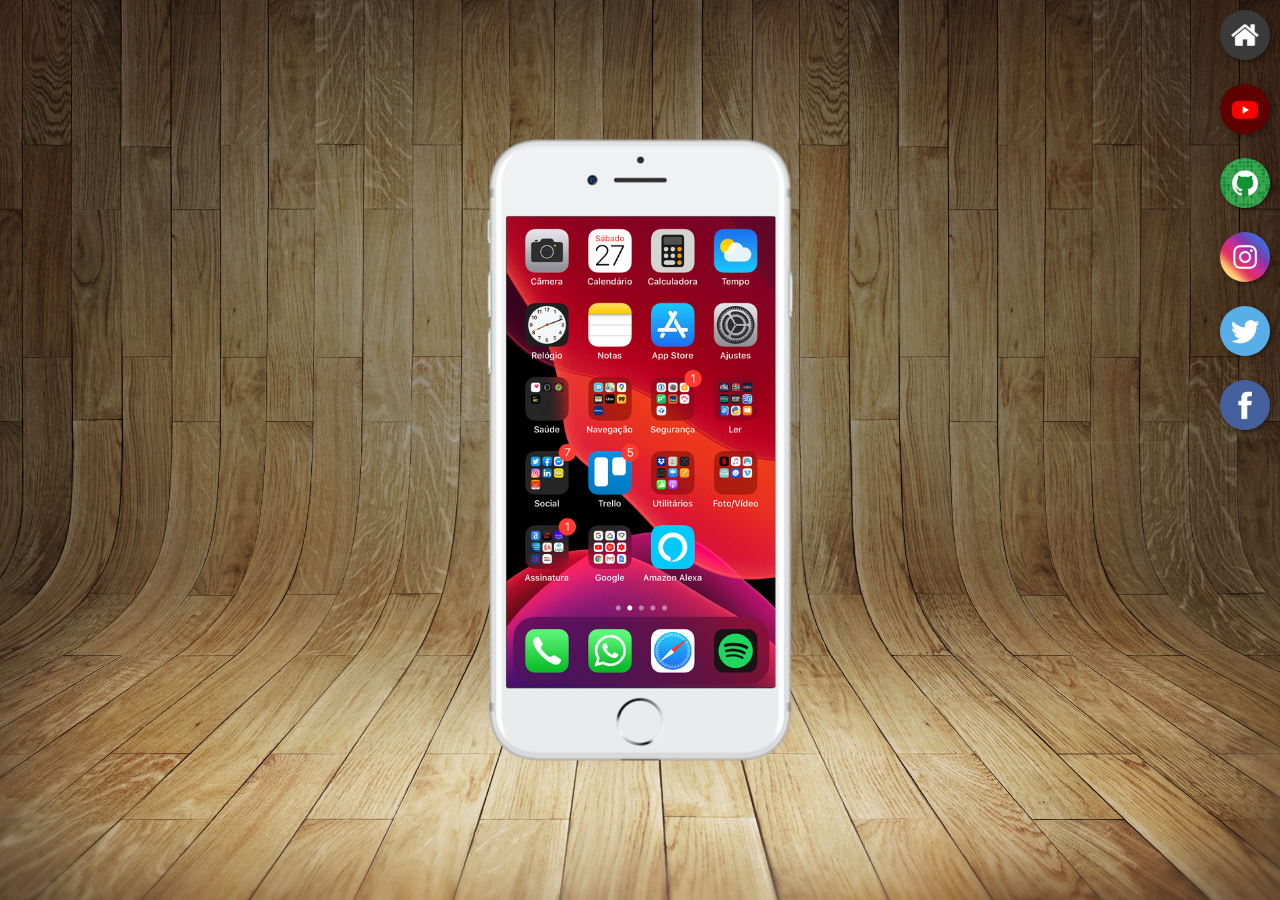
<file: index.html>
<!DOCTYPE html>
<html lang="pt-br">
<head>
    <meta charset="UTF-8">
    <meta name="viewport" content="width=device-width, initial-scale=1.0">
    <link rel="shortcut icon" href="imagens/favicon.ico" type="image/x-icon">
    <link rel="stylesheet" href="estilos/style.css">
    <title>Projeto Redes Sociais</title>
</head>
<body>
    <main>
        <section id="telefone">
            <iframe src="home.html" name="tela" id="tela" frameborder="0"></iframe>
        </section>
        <section id="redes-sociais">
            <a href="home.html" target="tela"><img src="./imagens/logo-home.jpg" alt="Home"></a> <br>
            <a href="youtube.html" target="tela"><img src="./imagens/logo-youtube.jpg" alt="YouTube"></a> <br>
            <a href="github.html" target="tela"><img src="./imagens/logo-github.jpg" alt="GitHub"></a> <br>
            <a href="instagram.html" target="tela"><img src="./imagens/logo-instagram.jpg" alt="Instagram"></a> <br>
            <a href="twitter.html" target="tela"><img src="./imagens/logo-twitter.jpg" alt="Twitter"></a> <br>
            <a href="facebook.html" target="tela"><img src="./imagens/logo-facebook.jpg" alt="Facebook"></a>
        </section>
    </main>
</body>
</html>
</file>
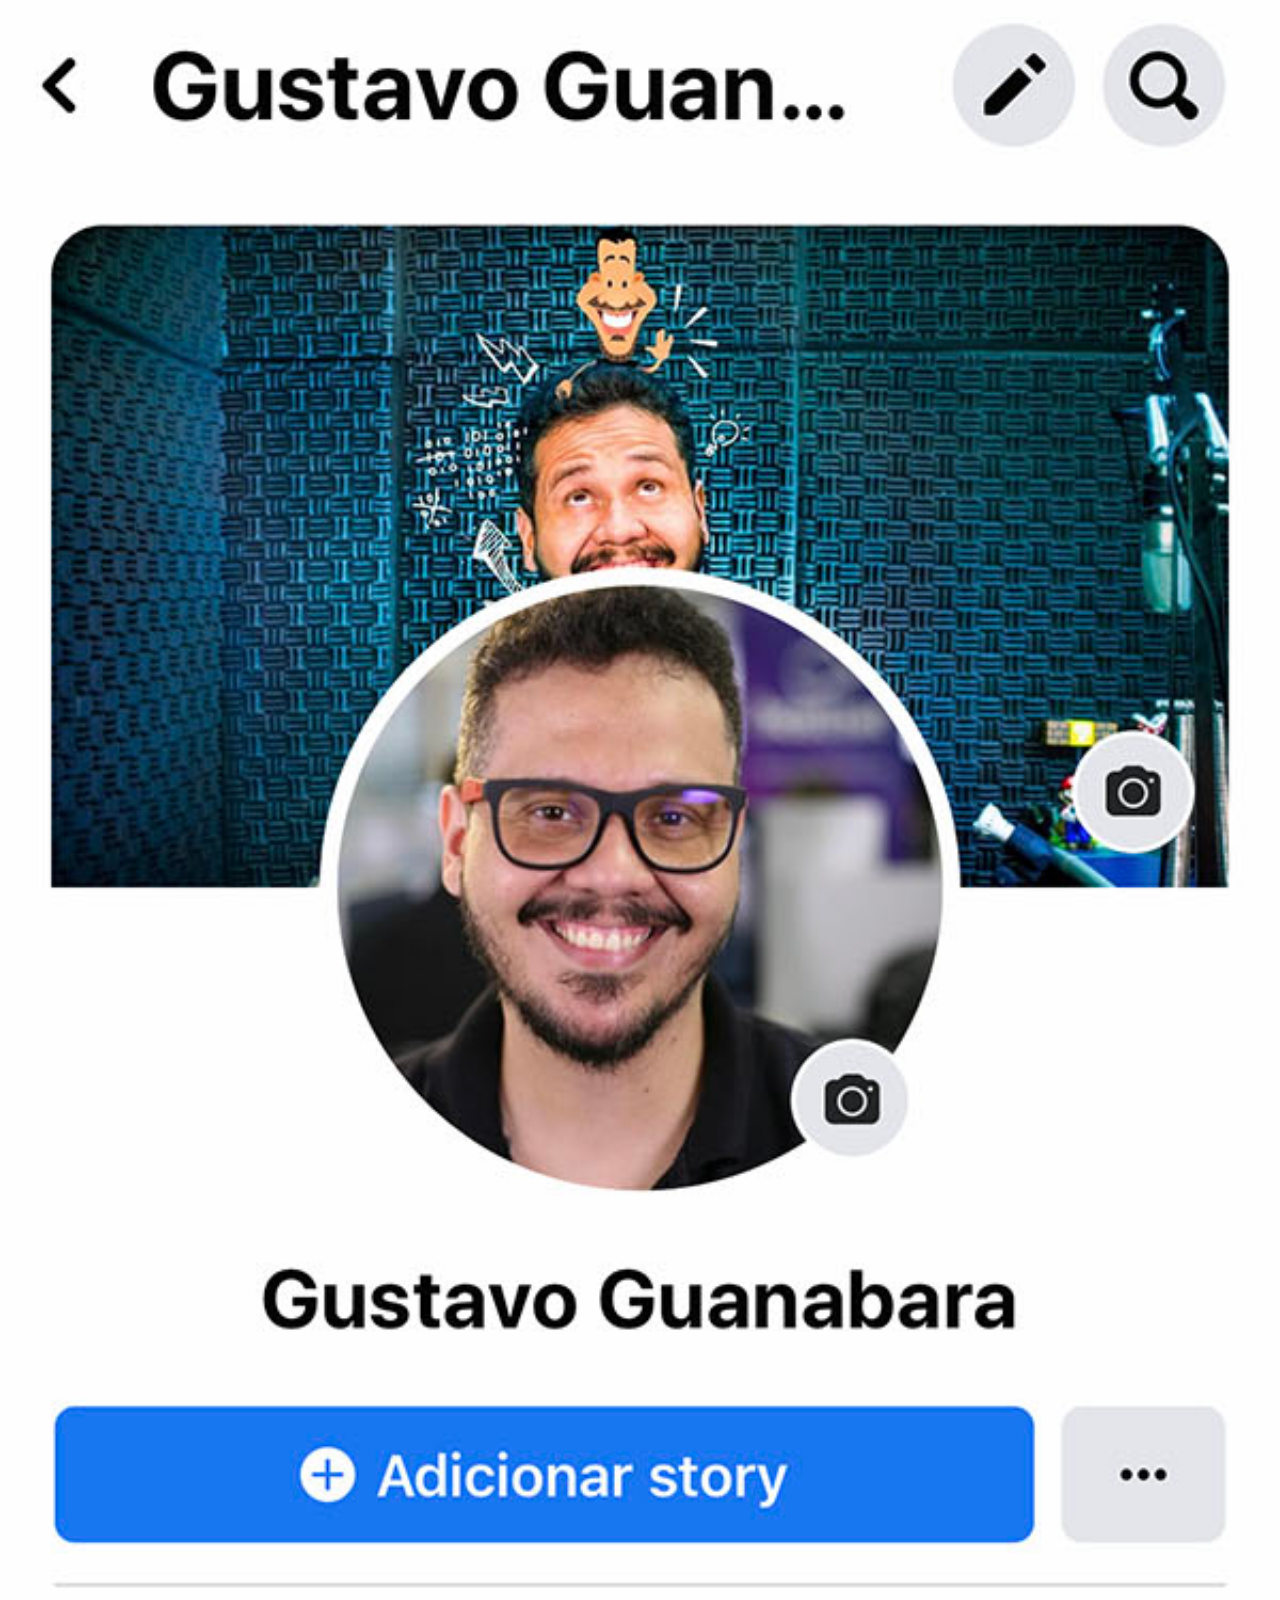
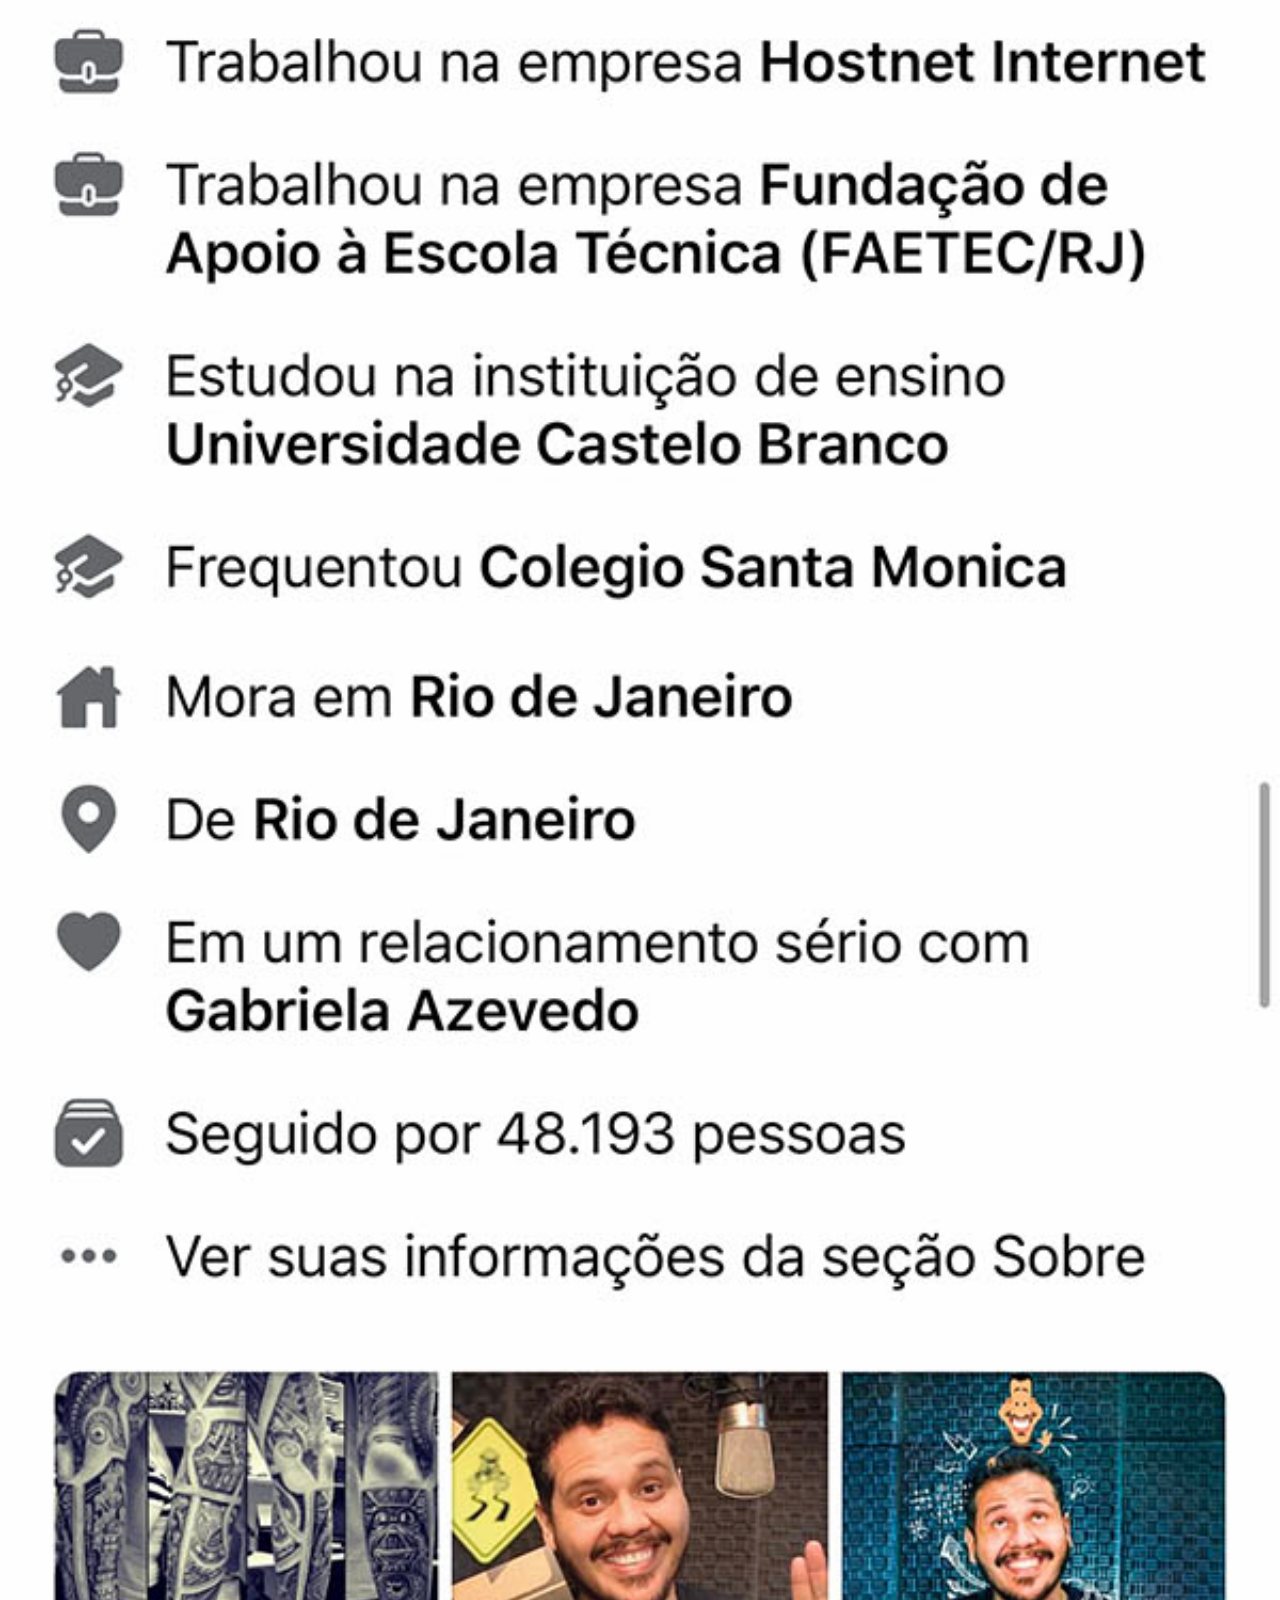
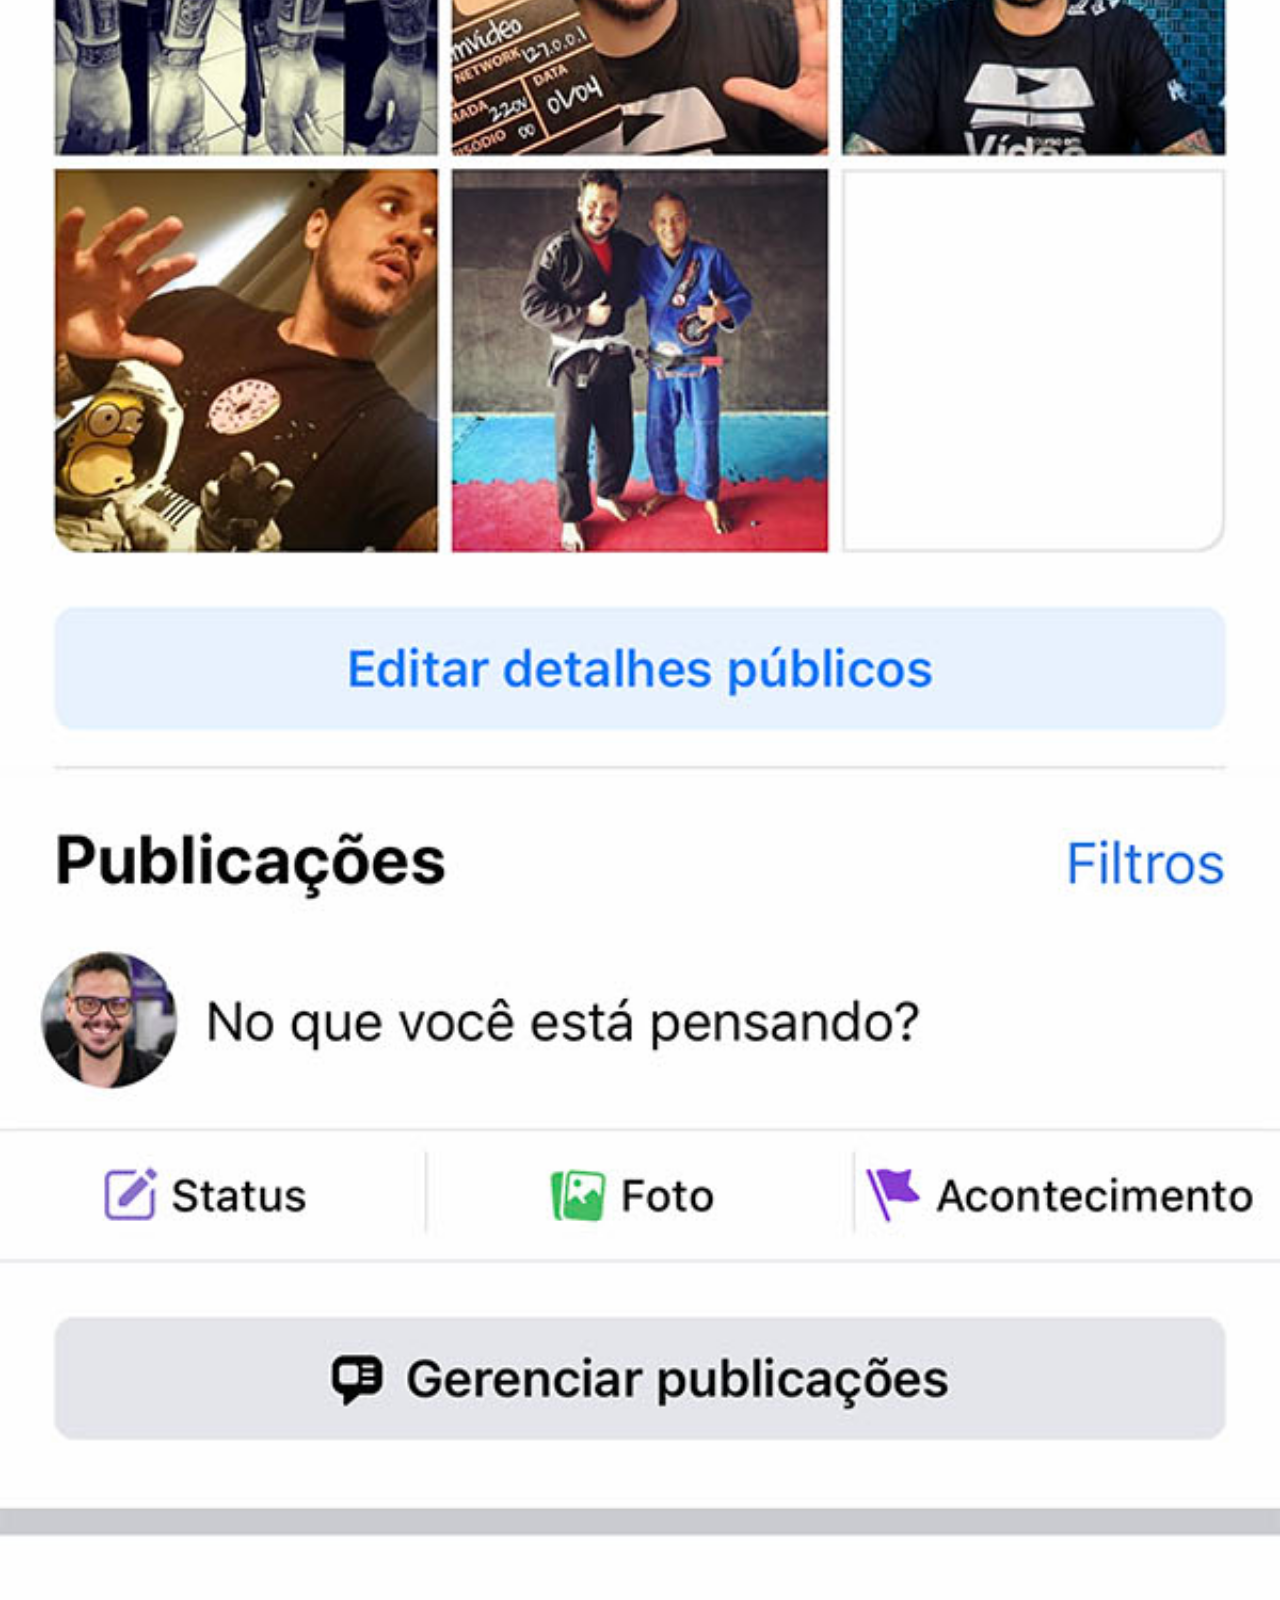
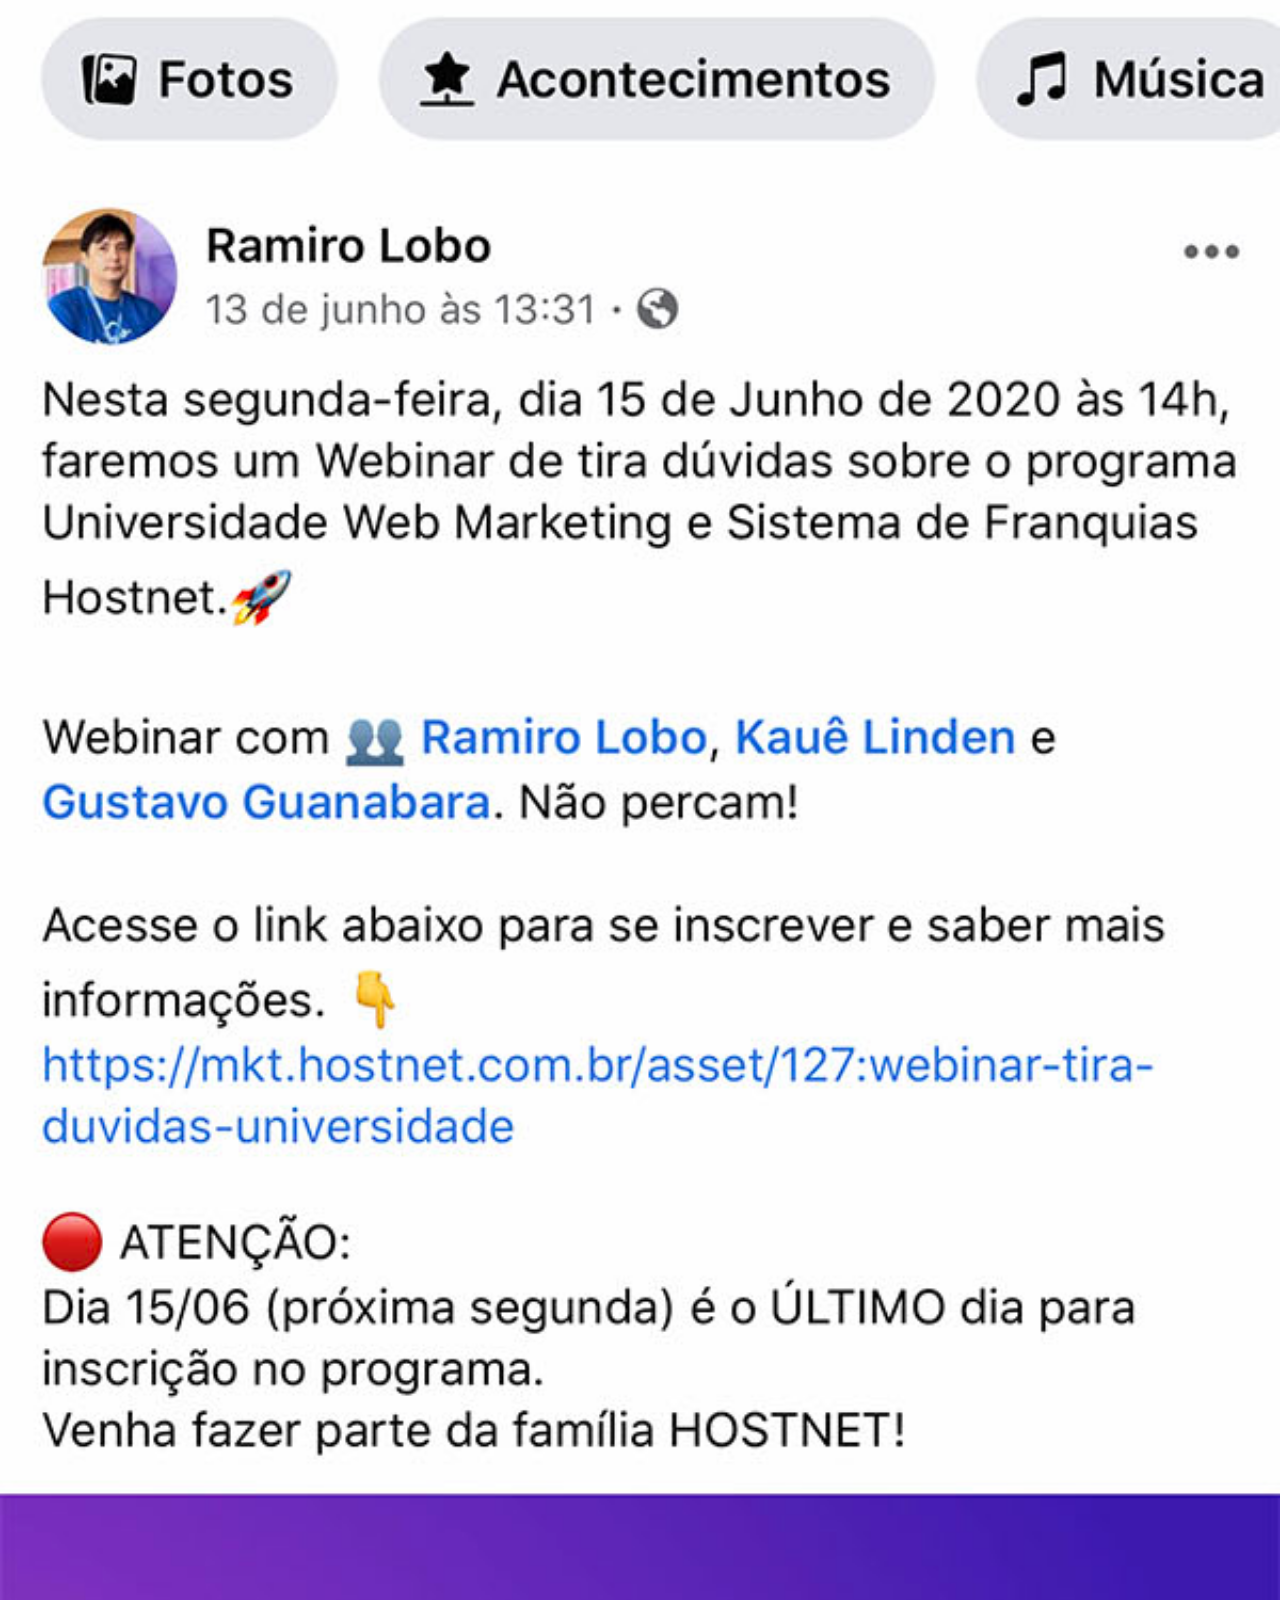
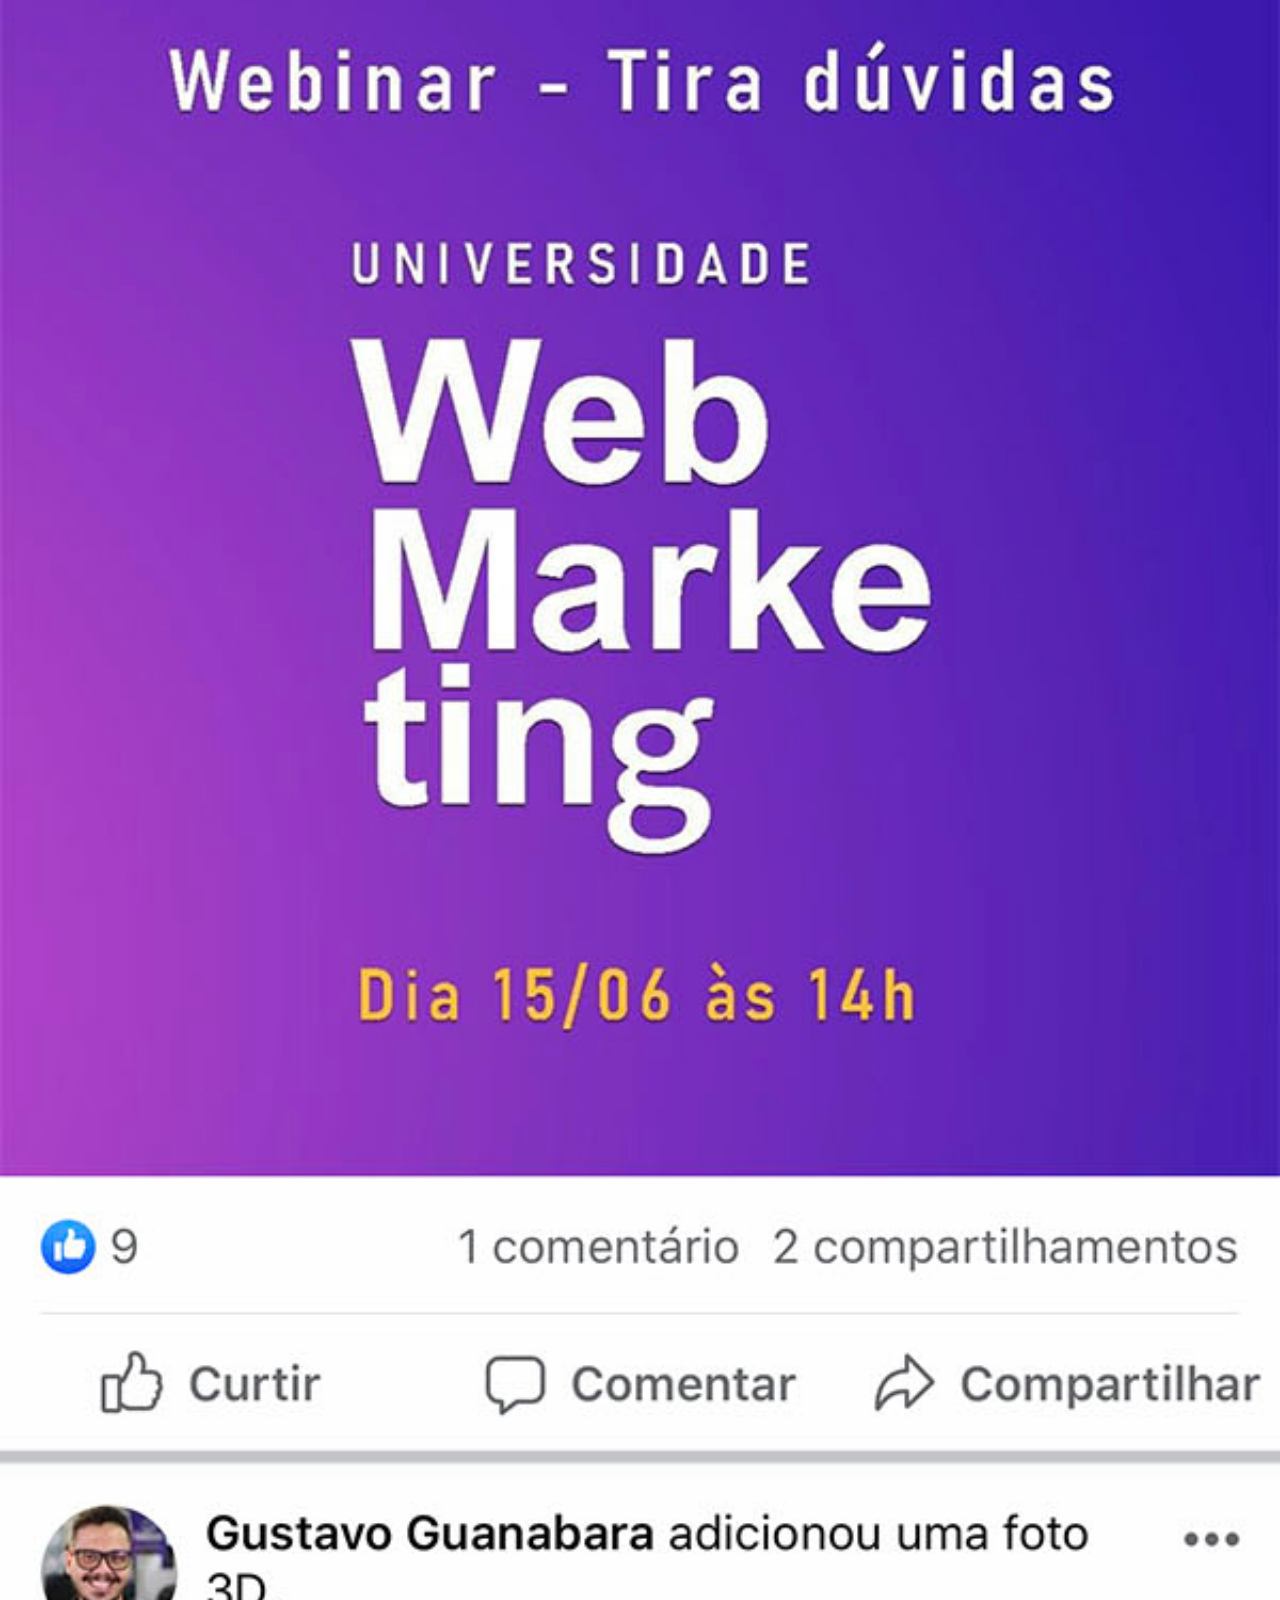
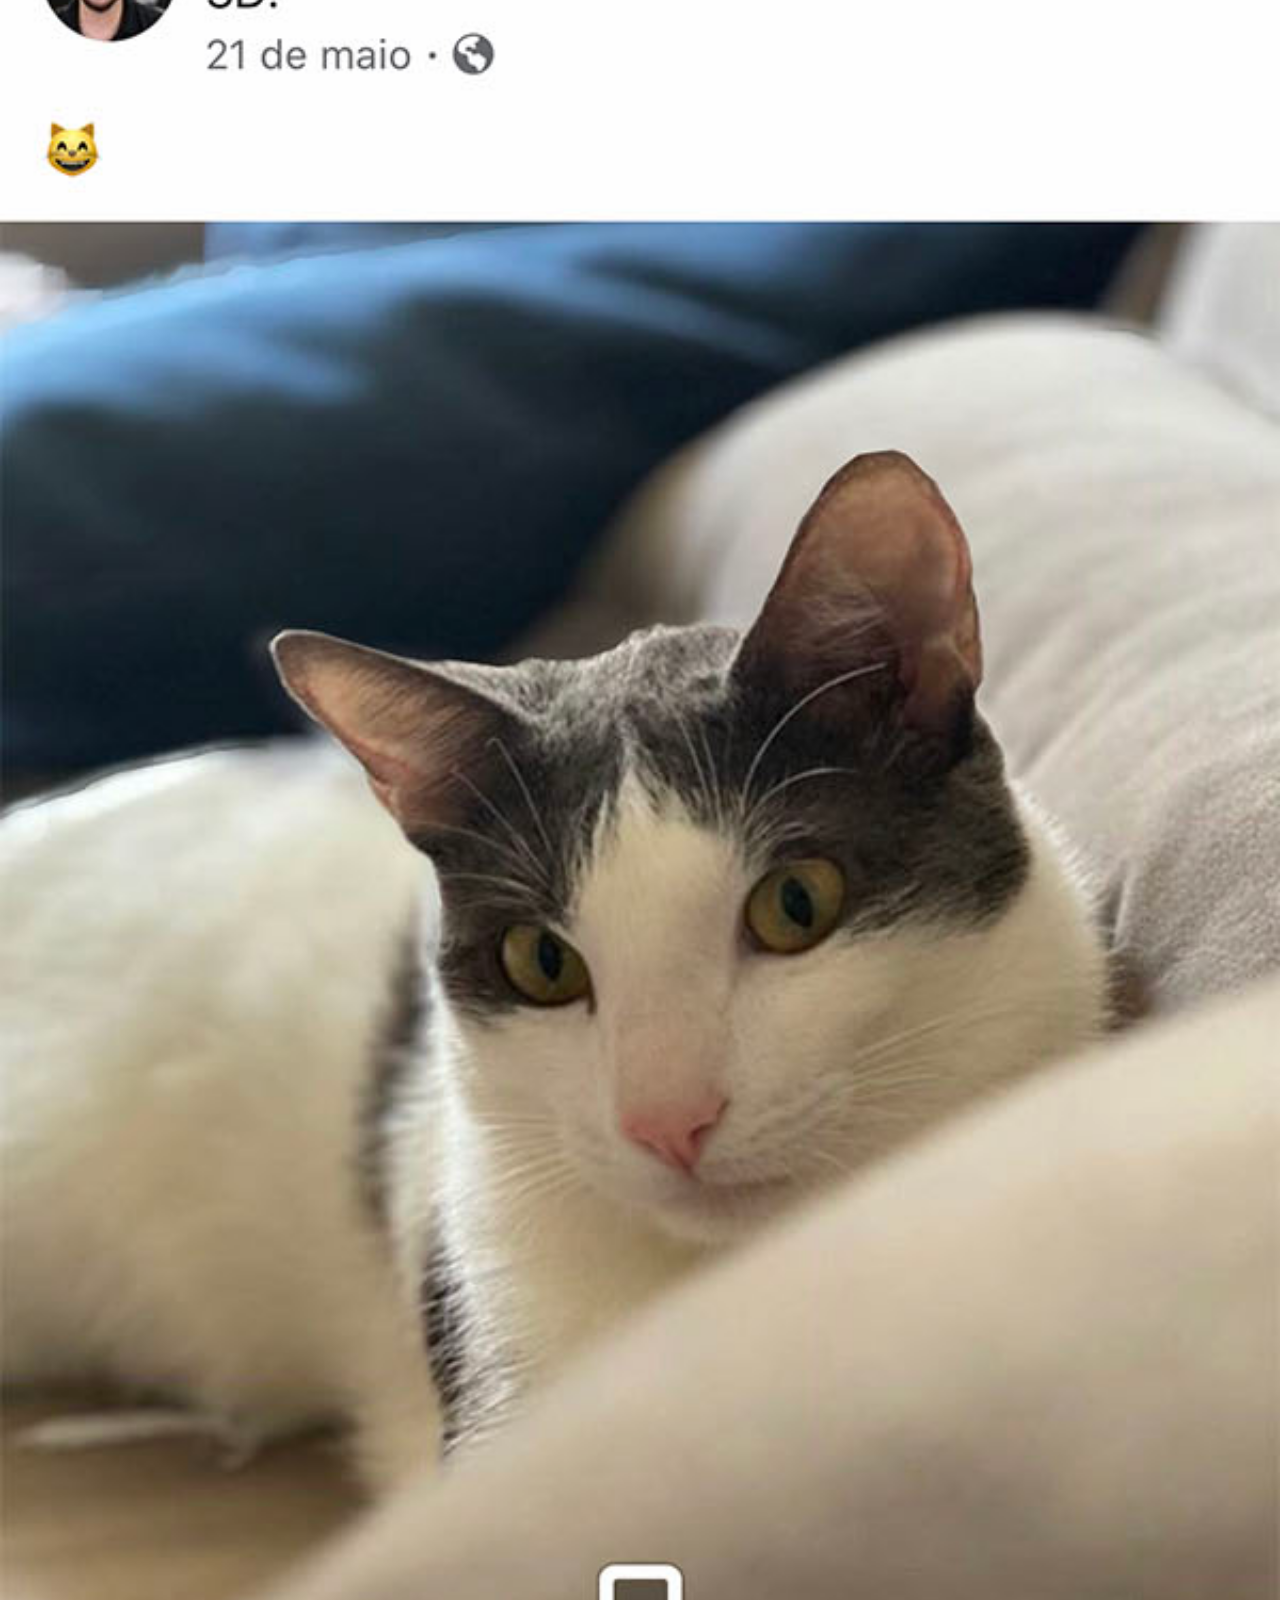
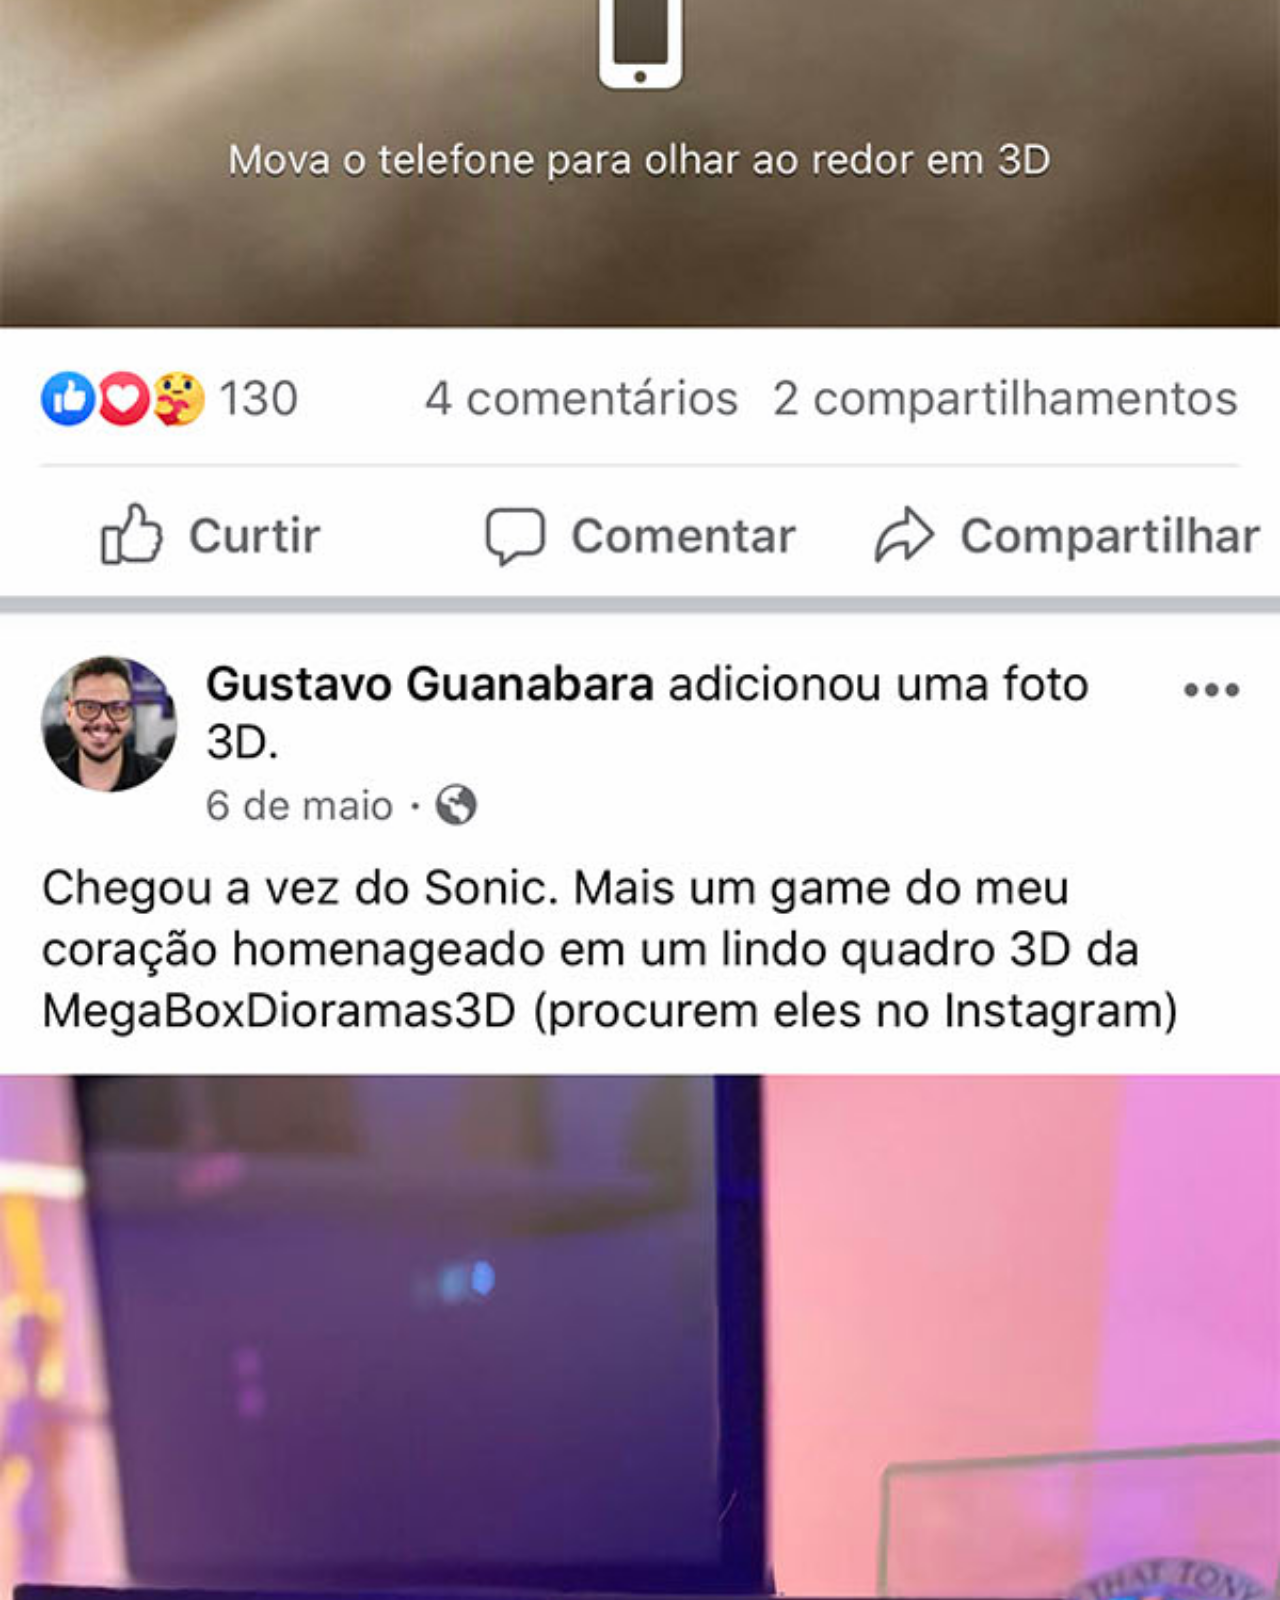
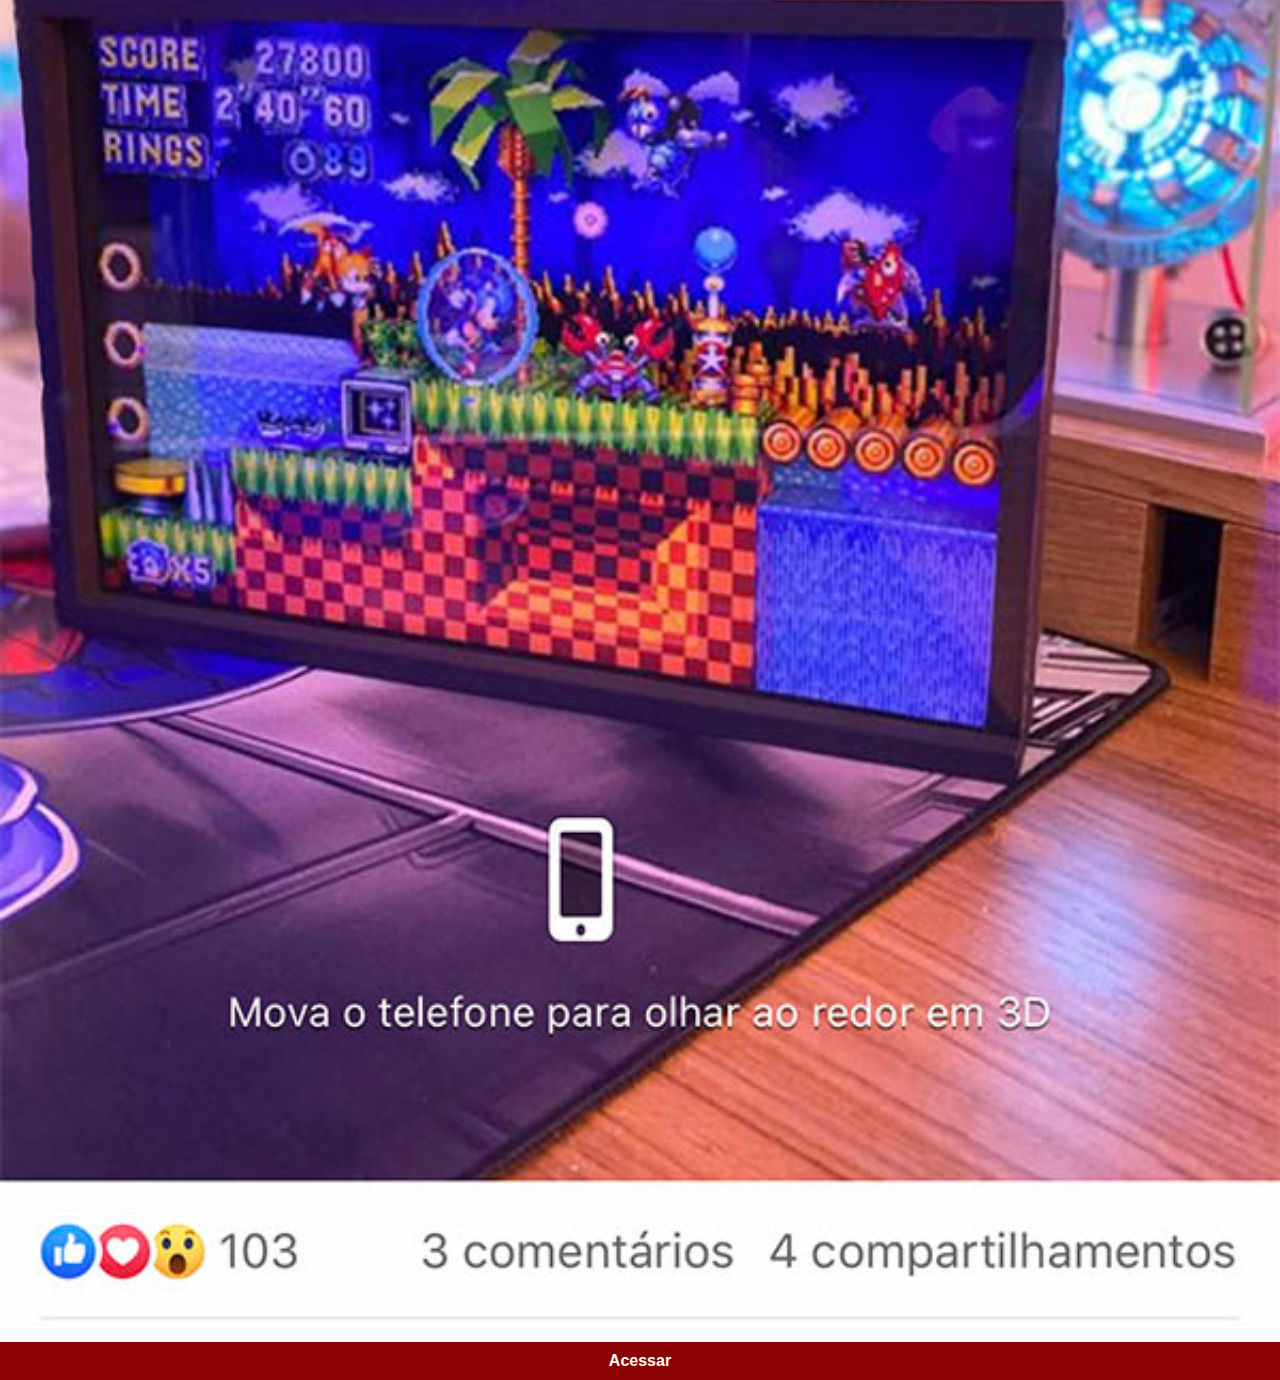
<file: facebook.html>
<!DOCTYPE html>
<html lang="pt-br">
<head>
    <meta charset="UTF-8">
    <meta name="viewport" content="width=device-width, initial-scale=1.0">
    <title>Facebook</title>
    <link rel="stylesheet" href="estilos/sociais.css">
</head>
<body>
    <img src="imagens/tela-facebook.jpg" alt="Facebook">
    <a href="#">Acessar</a>
</body>
</html>
</file>
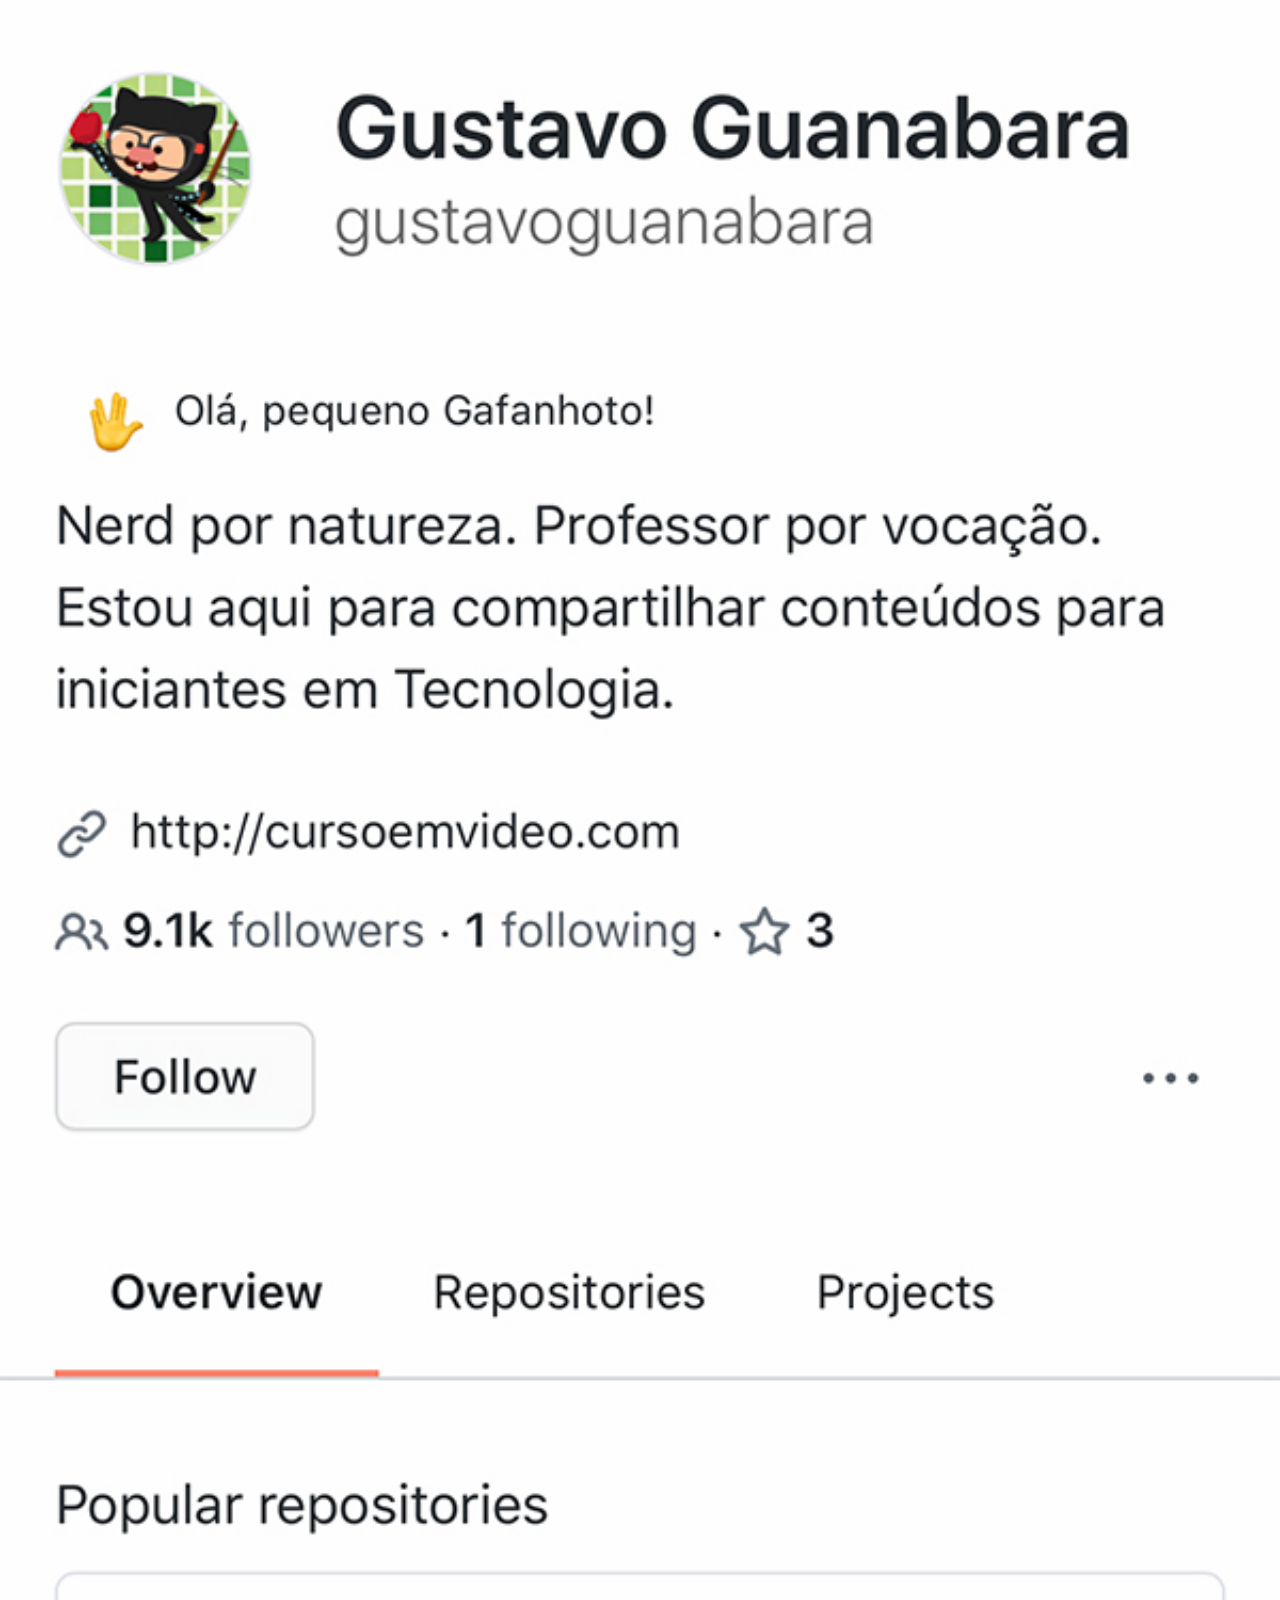
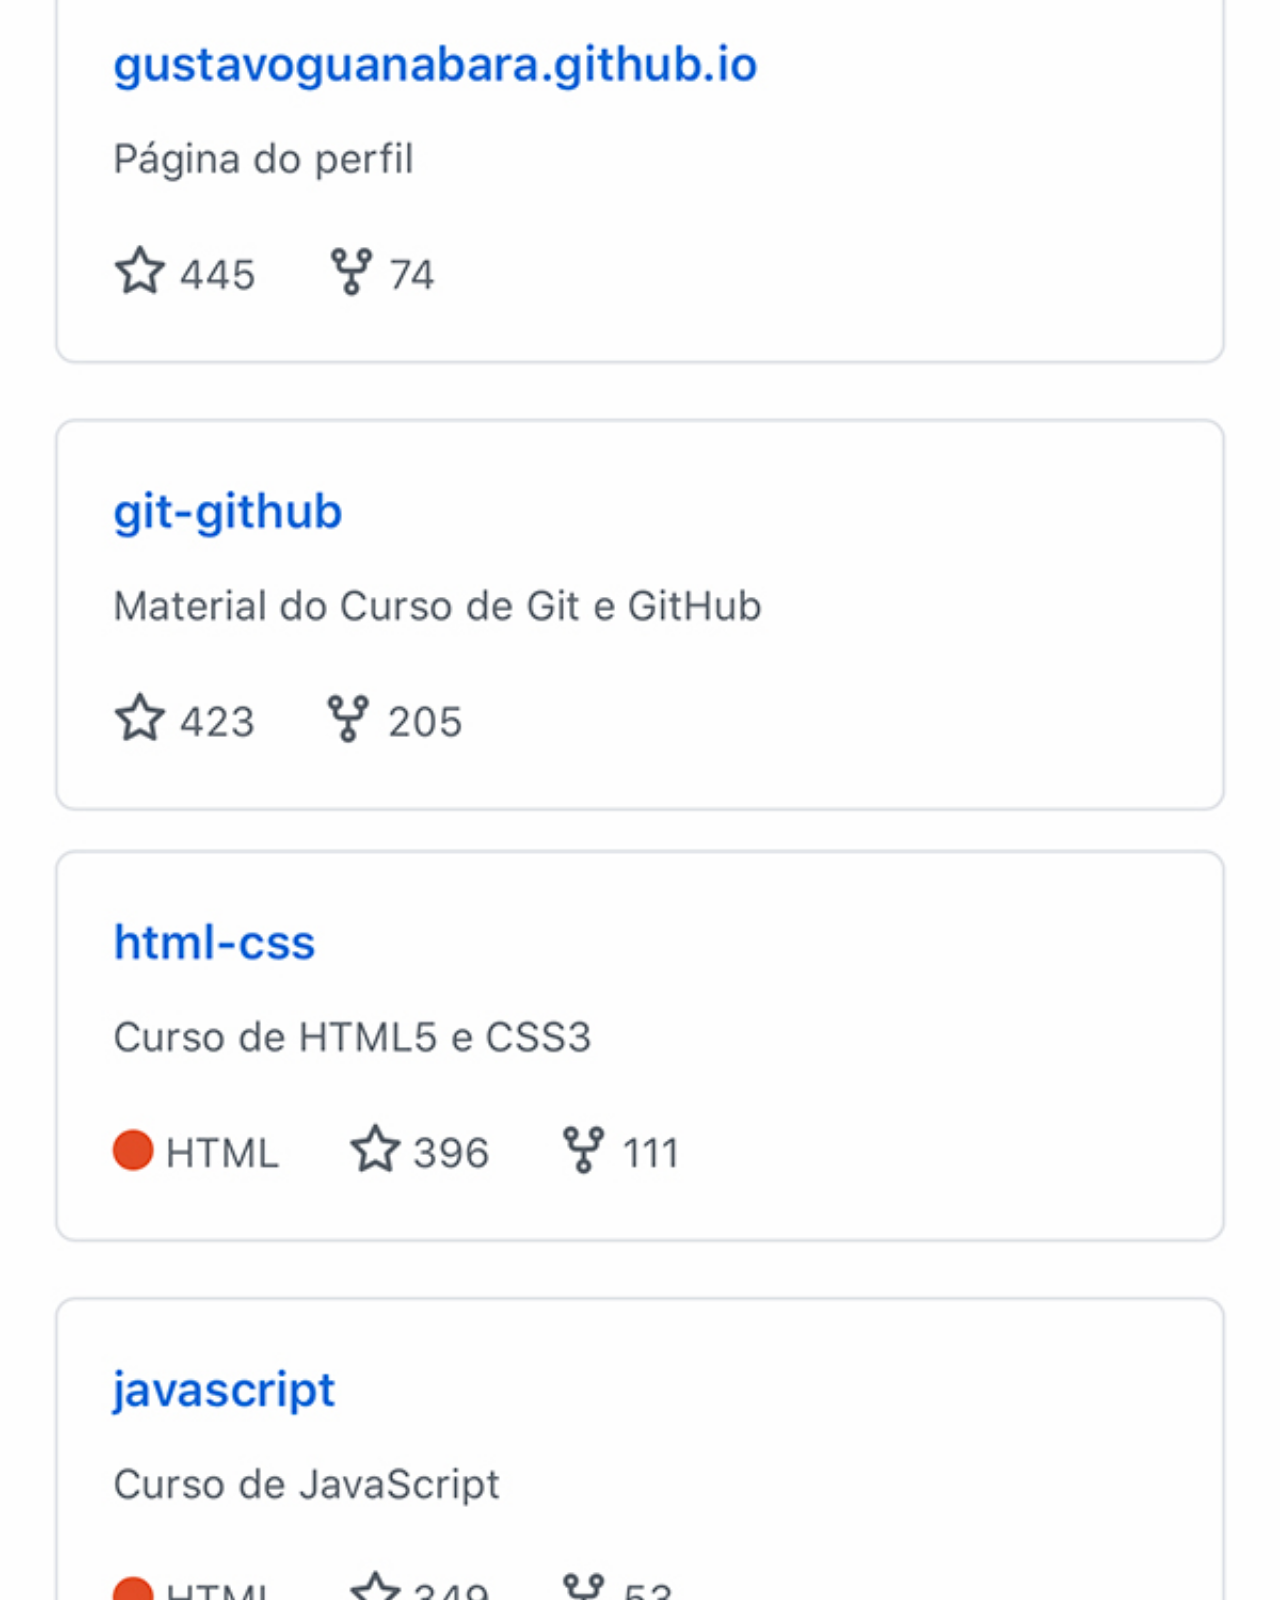
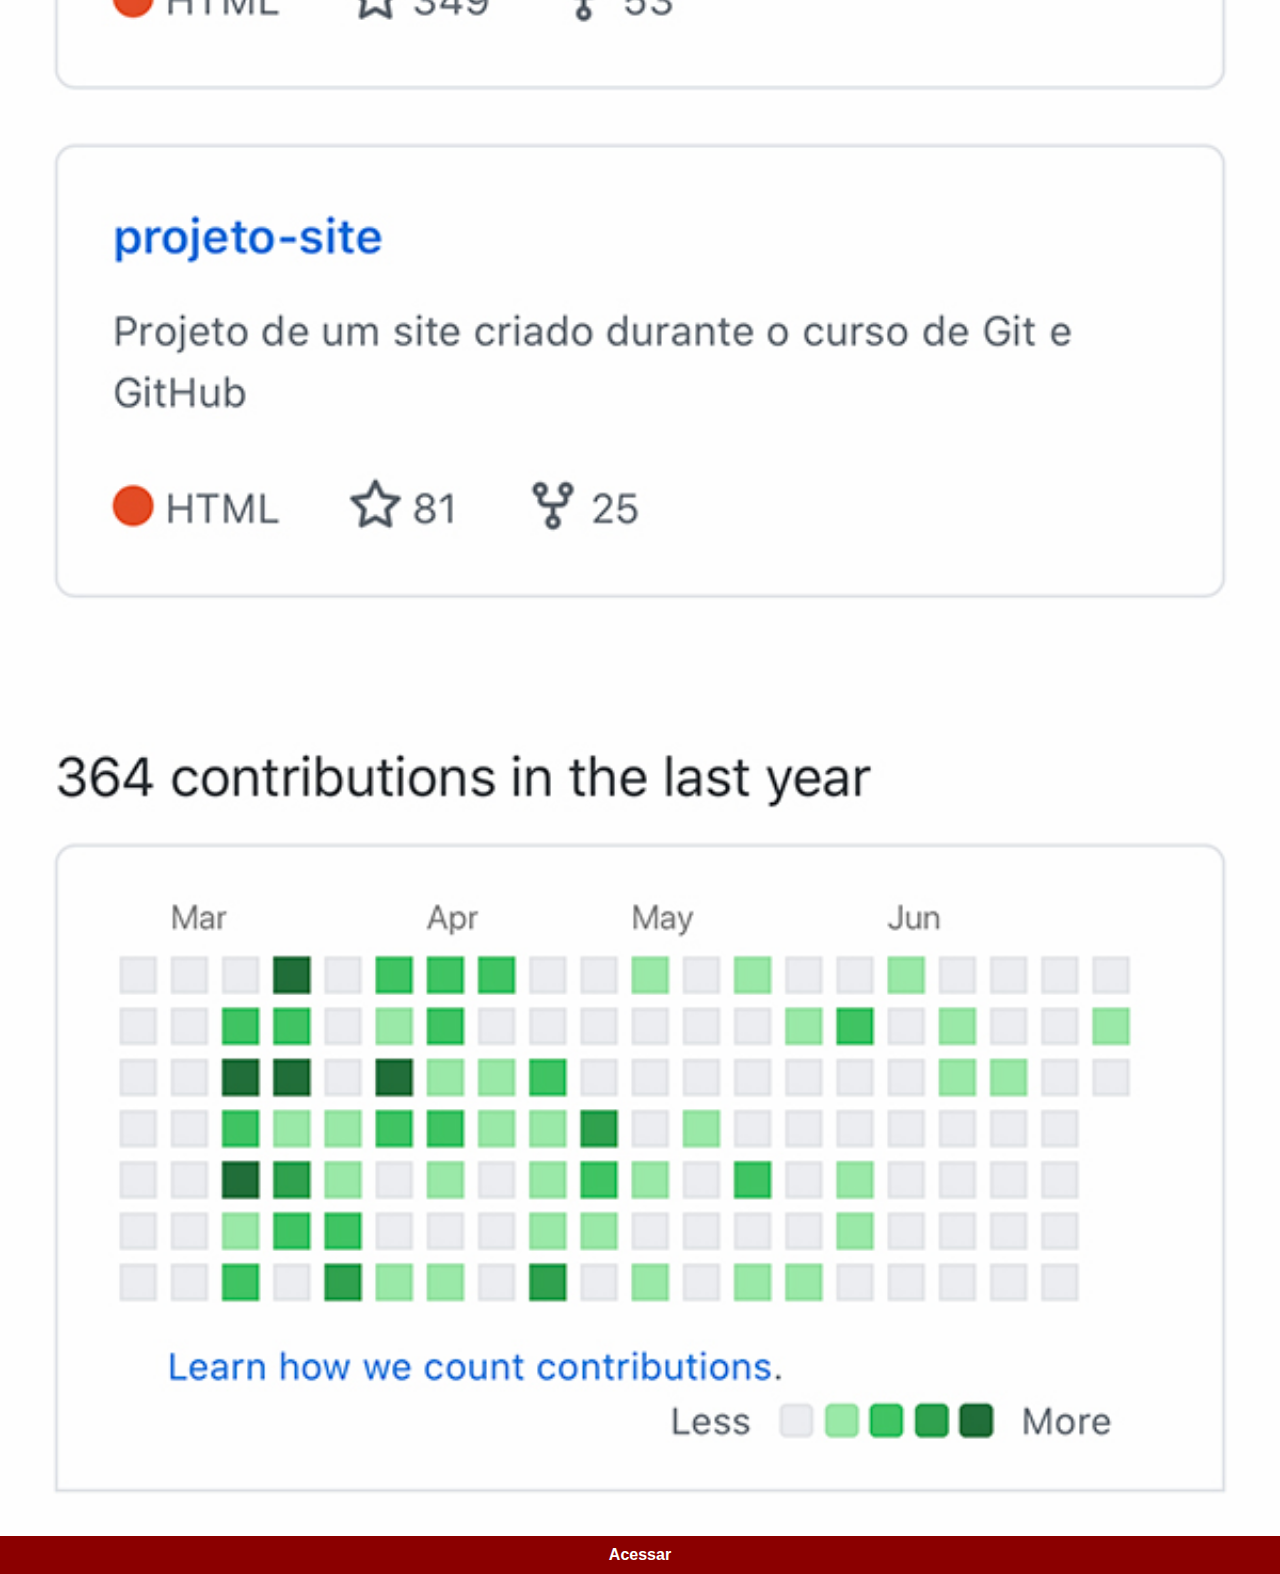
<file: github.html>
<!DOCTYPE html>
<html lang="pt-br">
<head>
    <meta charset="UTF-8">
    <meta name="viewport" content="width=device-width, initial-scale=1.0">
    <title>GitHub</title>
    <link rel="stylesheet" href="./estilos/sociais.css">
</head>
<body>
    <img src="imagens/tela-github.jpg" alt="GitHub">
    <a href="#" target="_blank">Acessar</a>
</body>
</html>
</file>
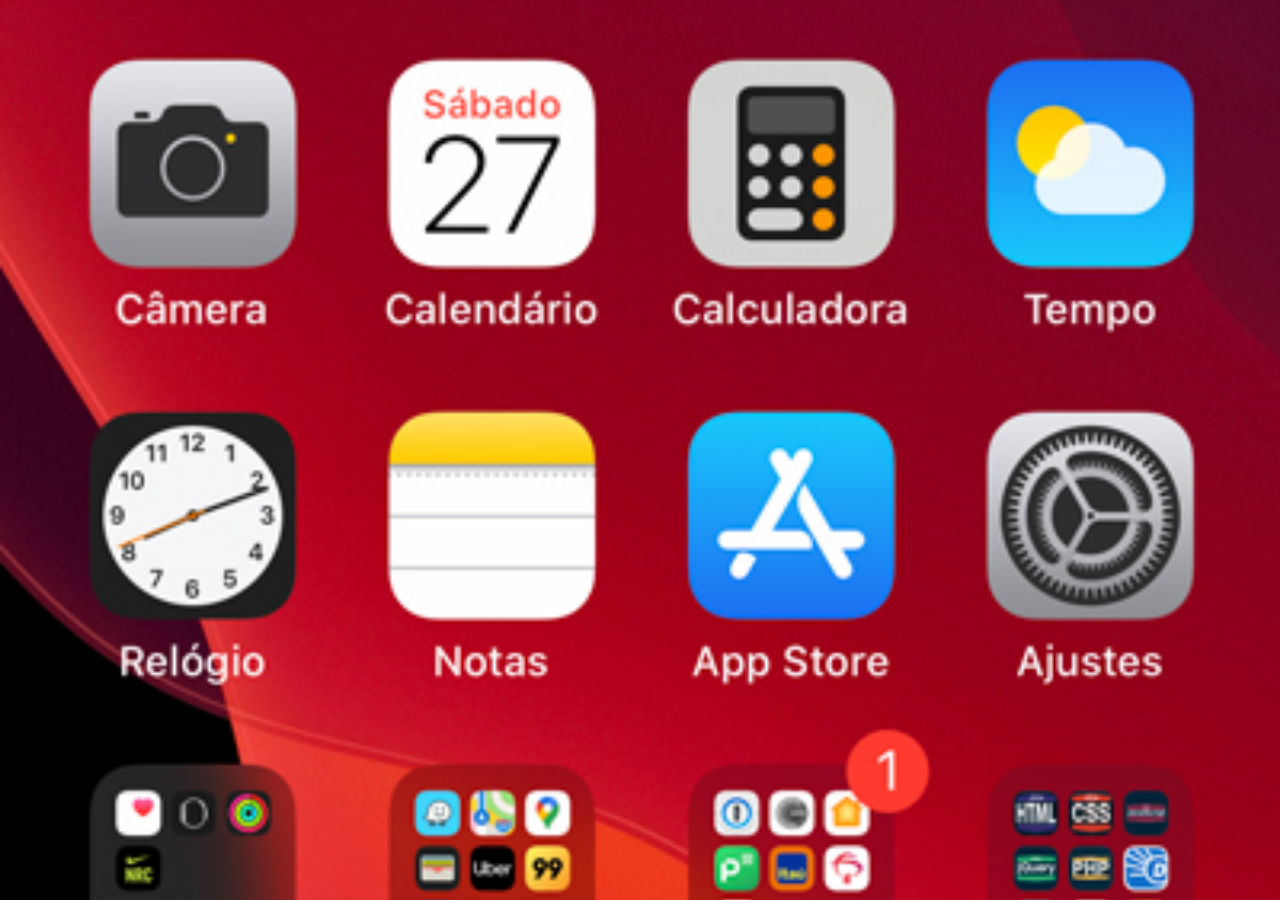
<file: home.html>
<!DOCTYPE html>
<html lang="pt-br">
<head>
    <meta charset="UTF-8">
    <meta name="viewport" content="width=device-width, initial-scale=1.0">
    <title>Home</title>
    <style>
        *{
            margin: 0;
            padding: 0;
        }

        body{
            width: 100vw;
            height: 100vh;
            background: black url(./imagens/tela-home.jpg) no-repeat top center;
            background-size: cover;
        }
    </style>
</head>
<body>
    
</body>
</html>
</file>
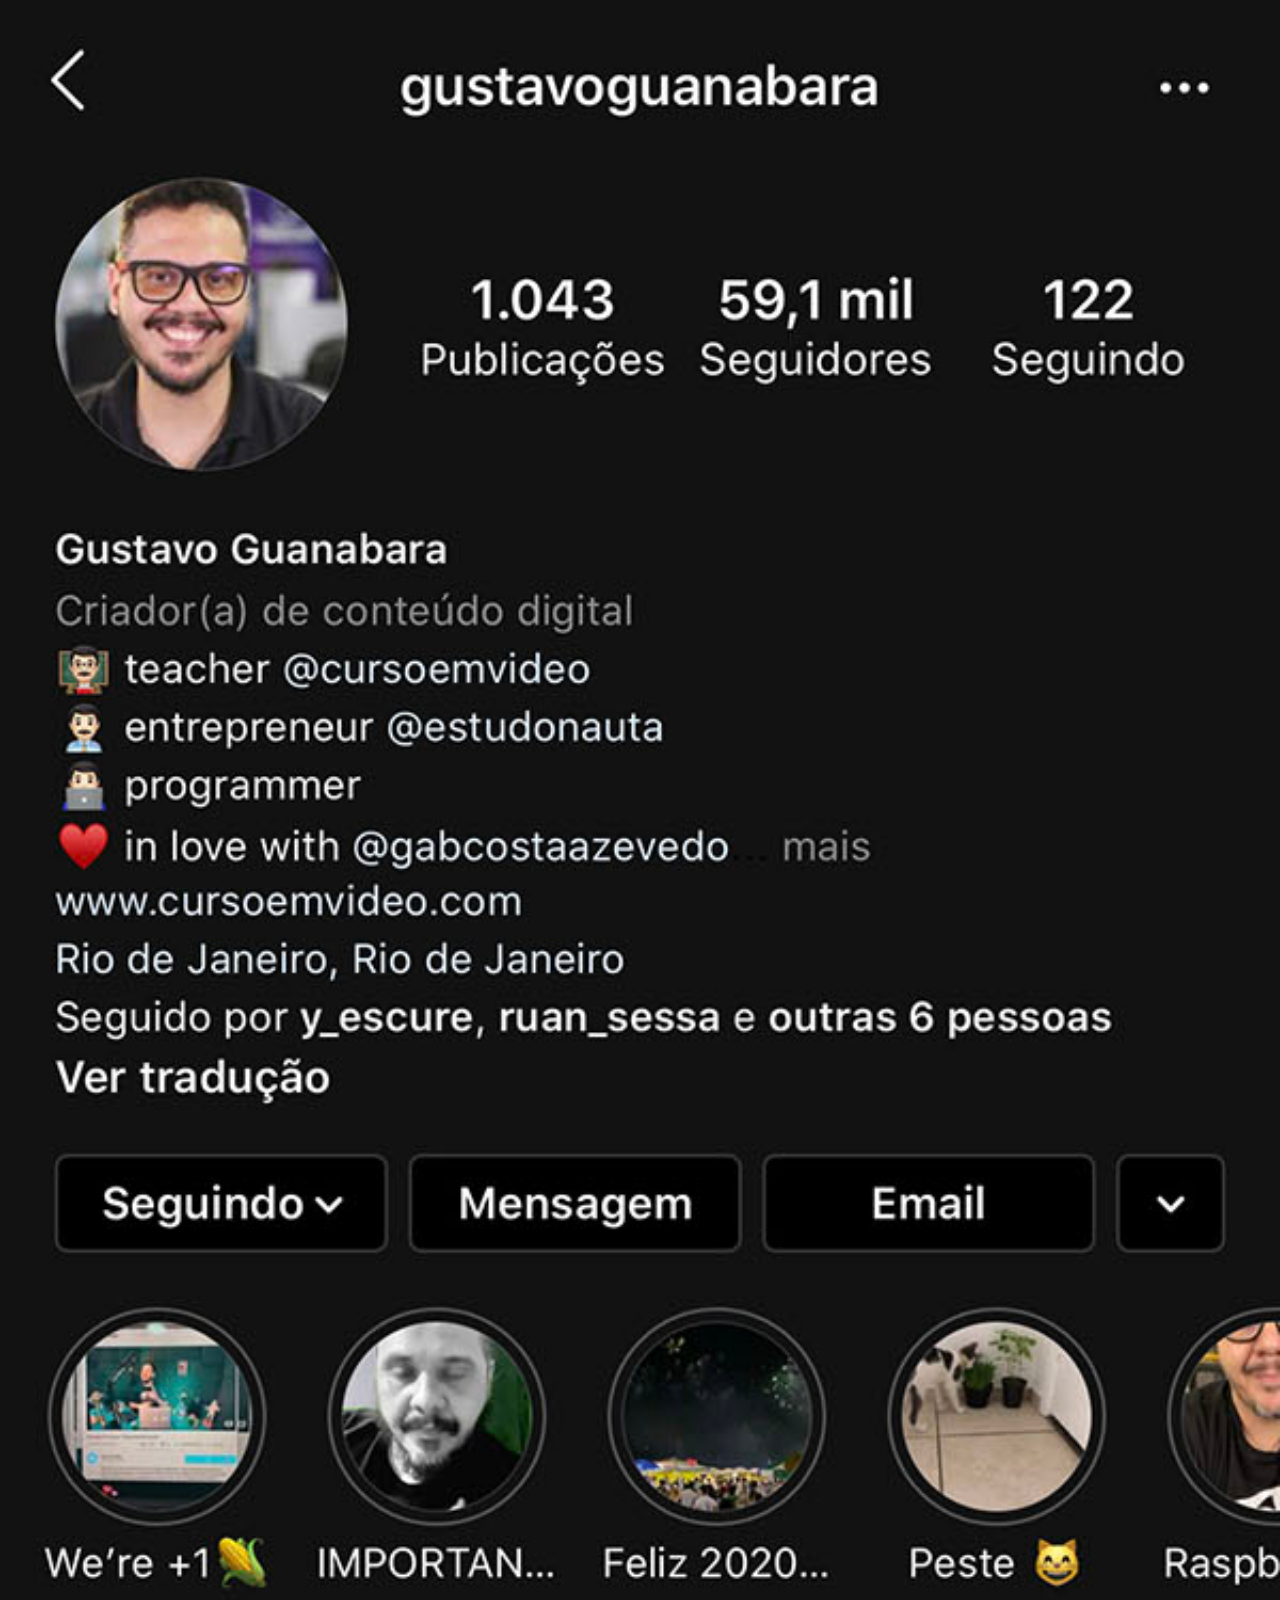
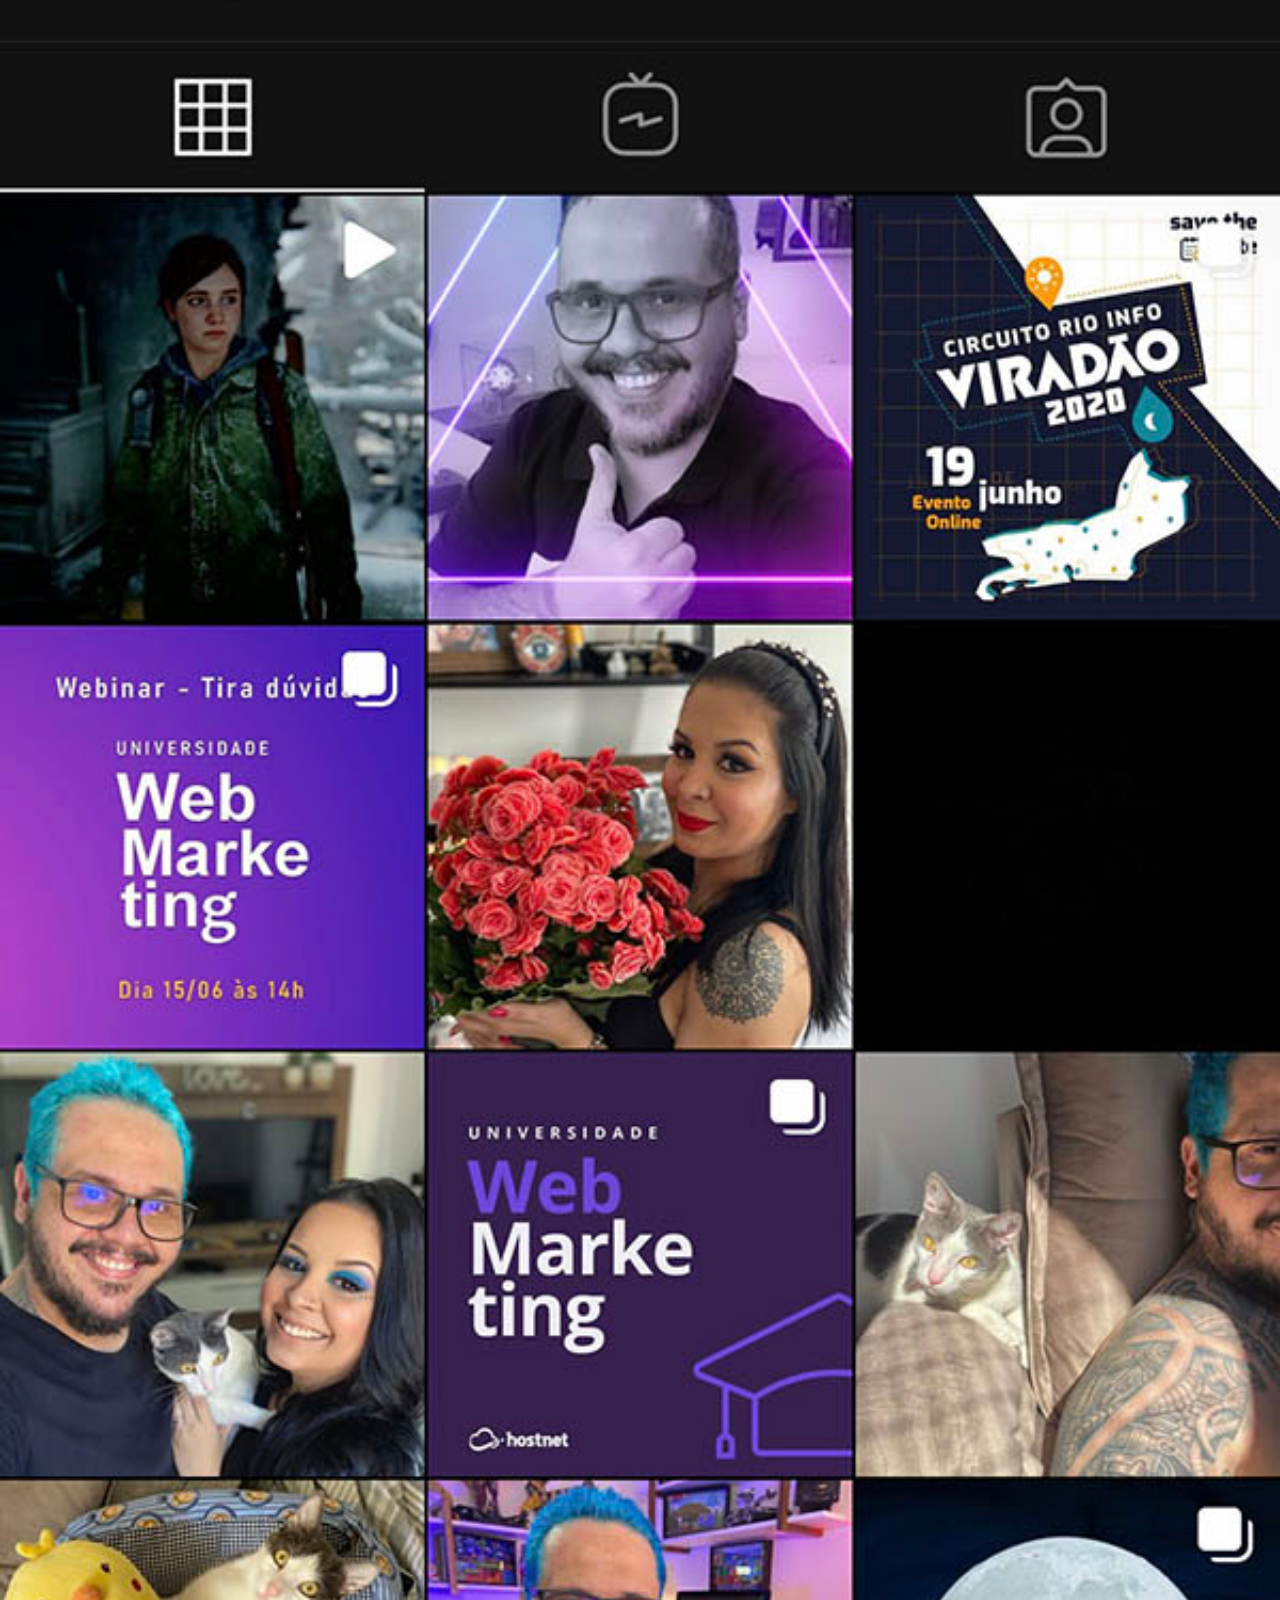
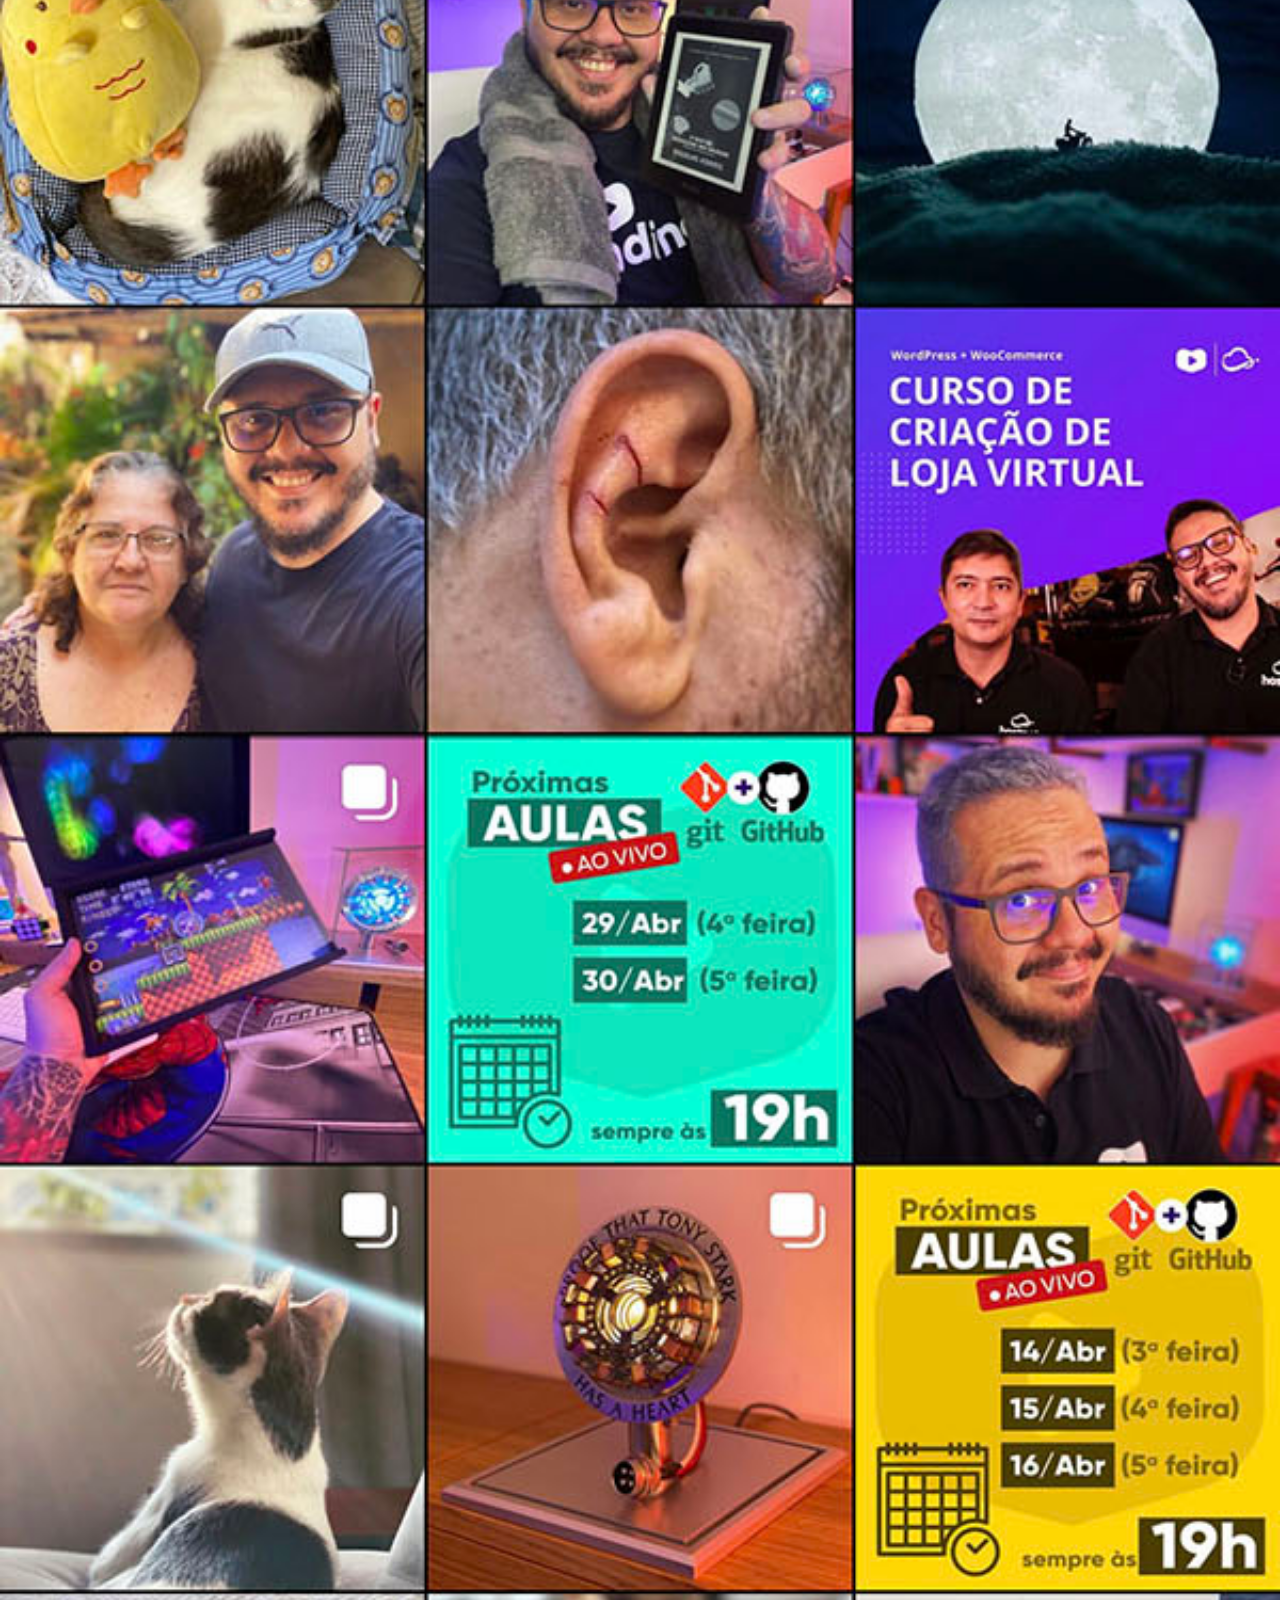
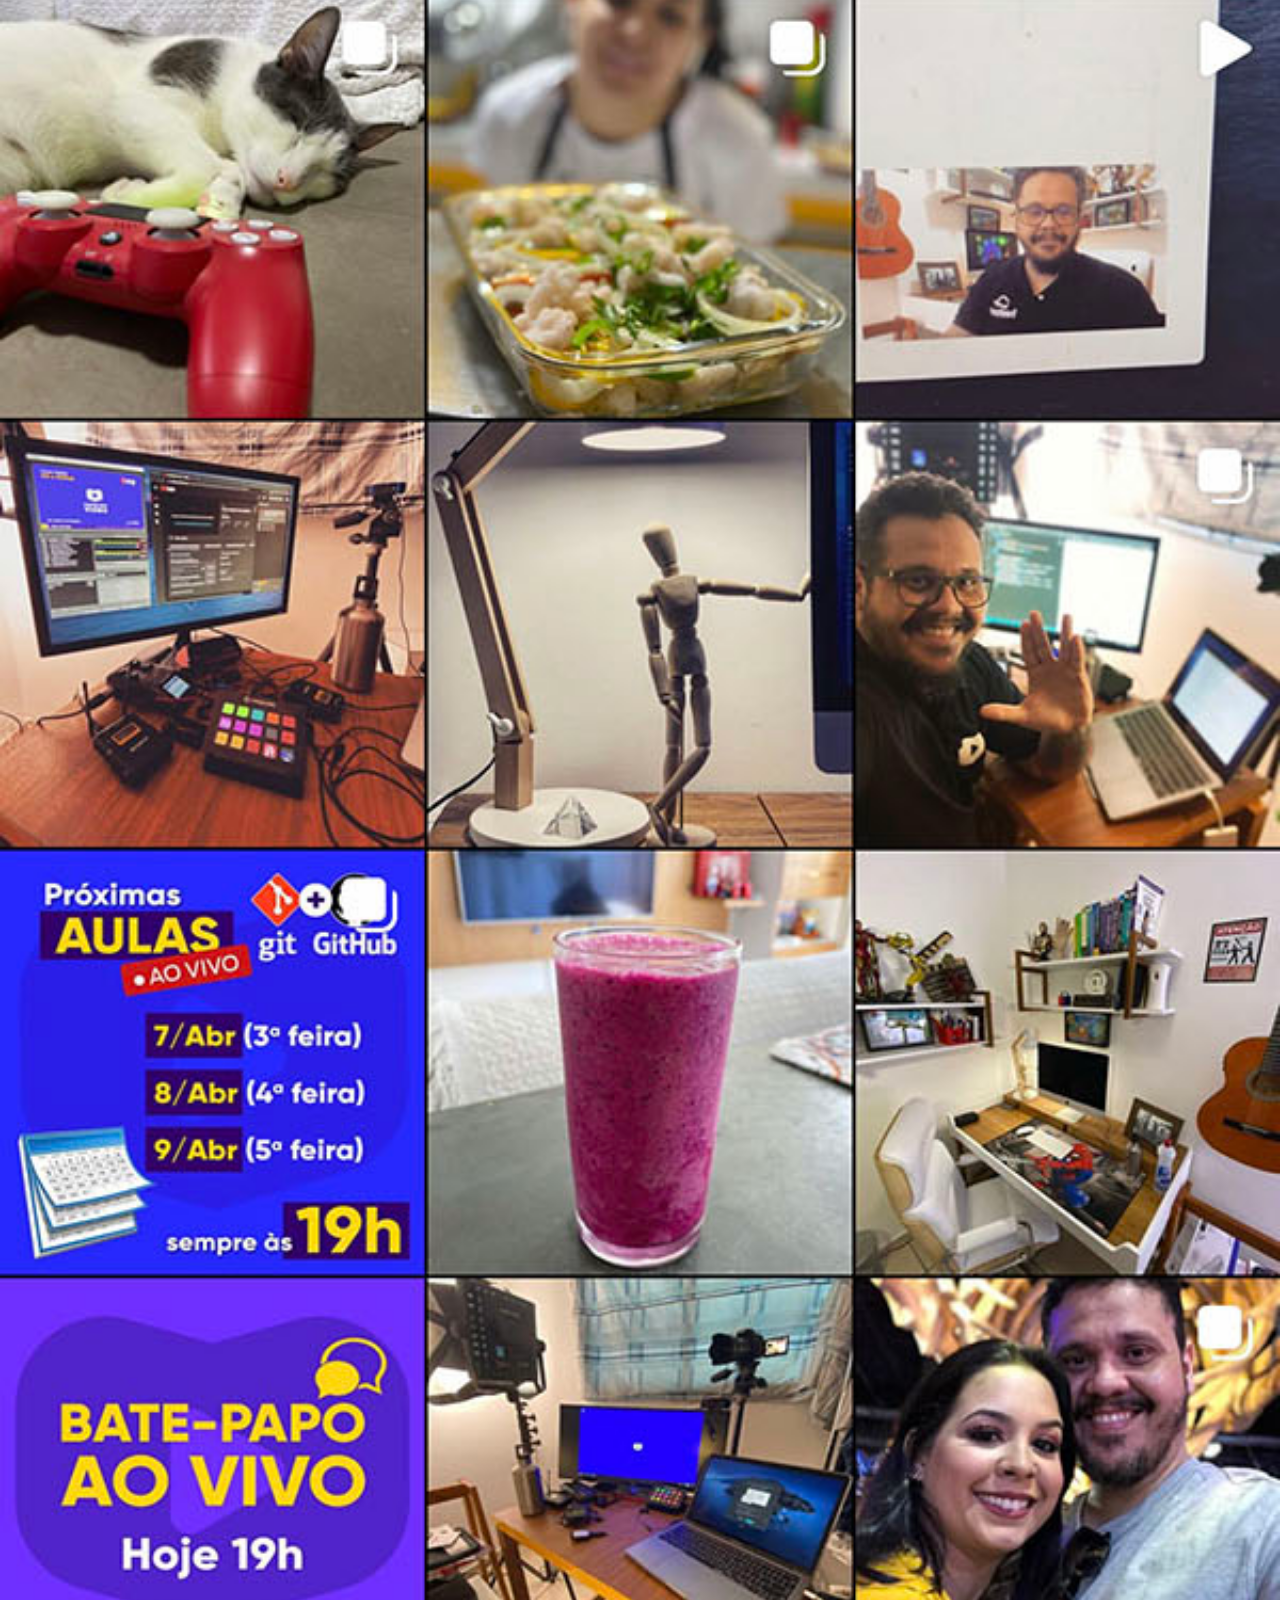
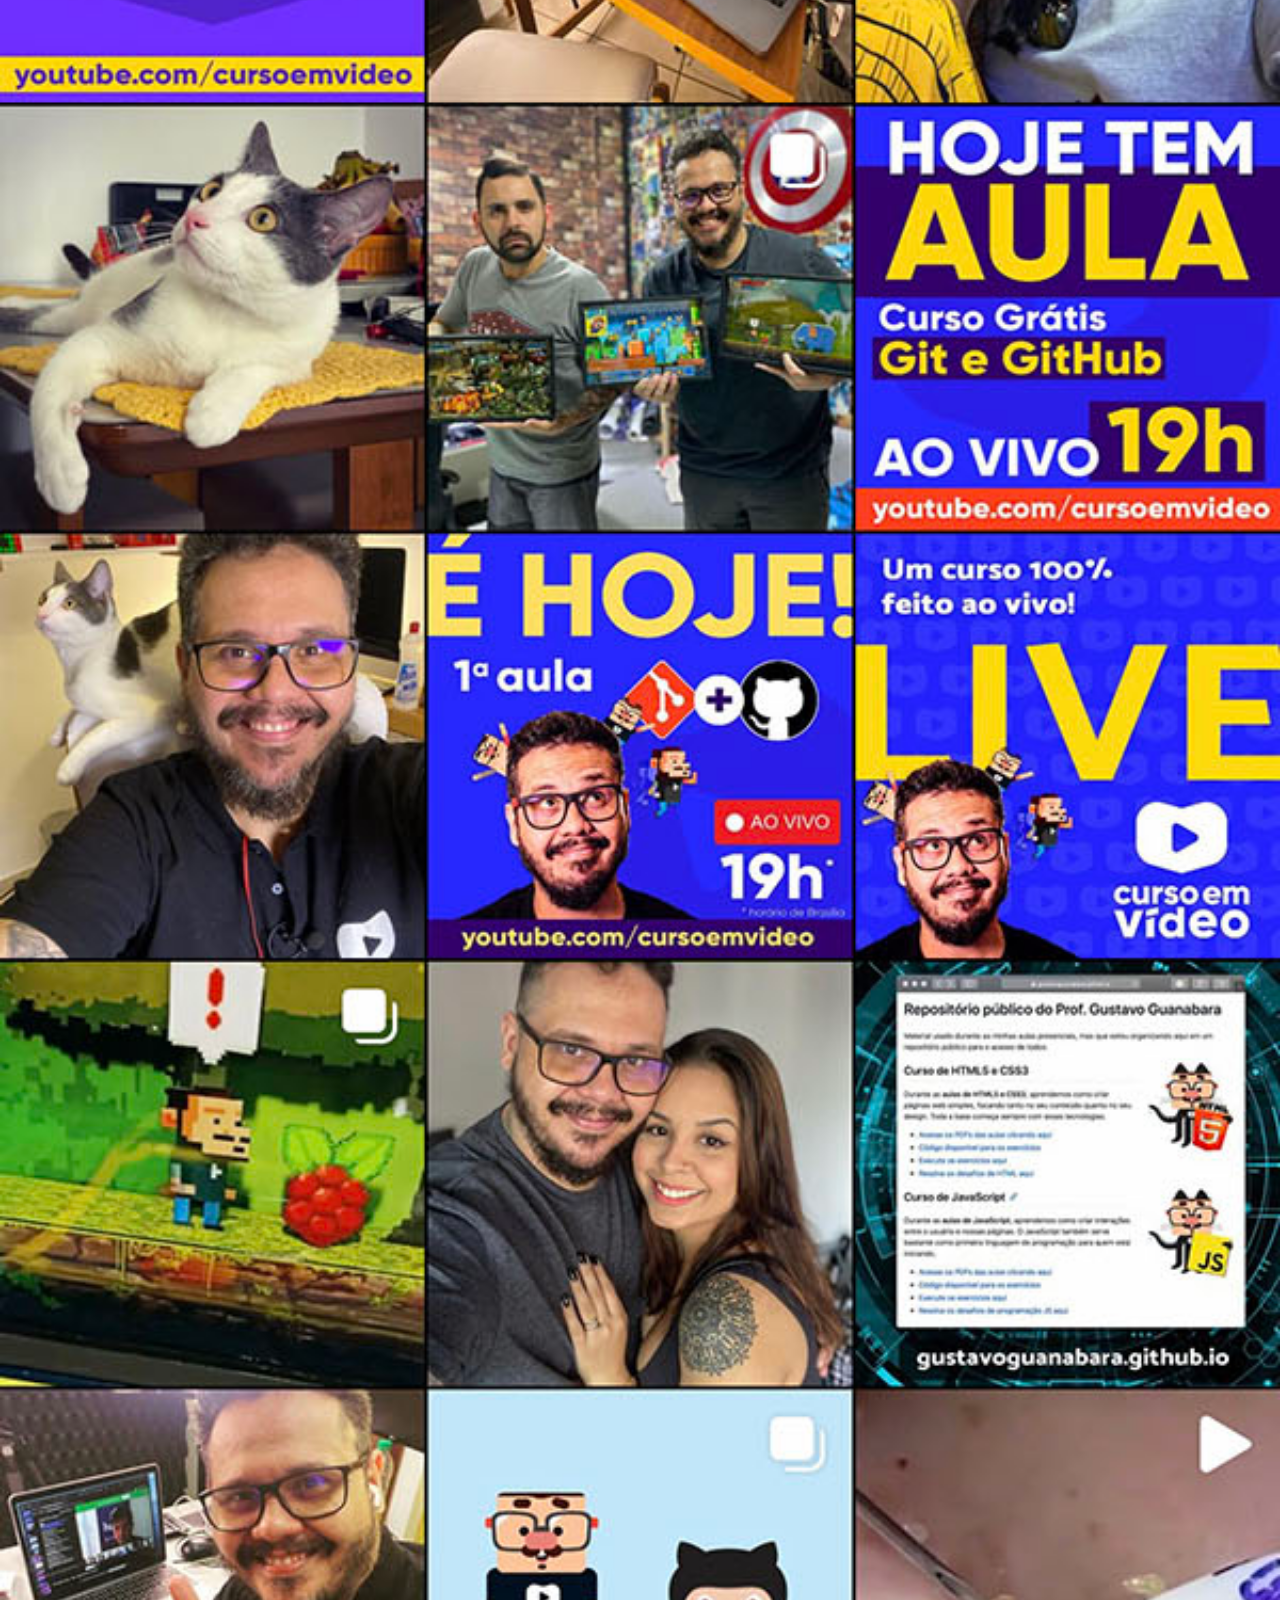
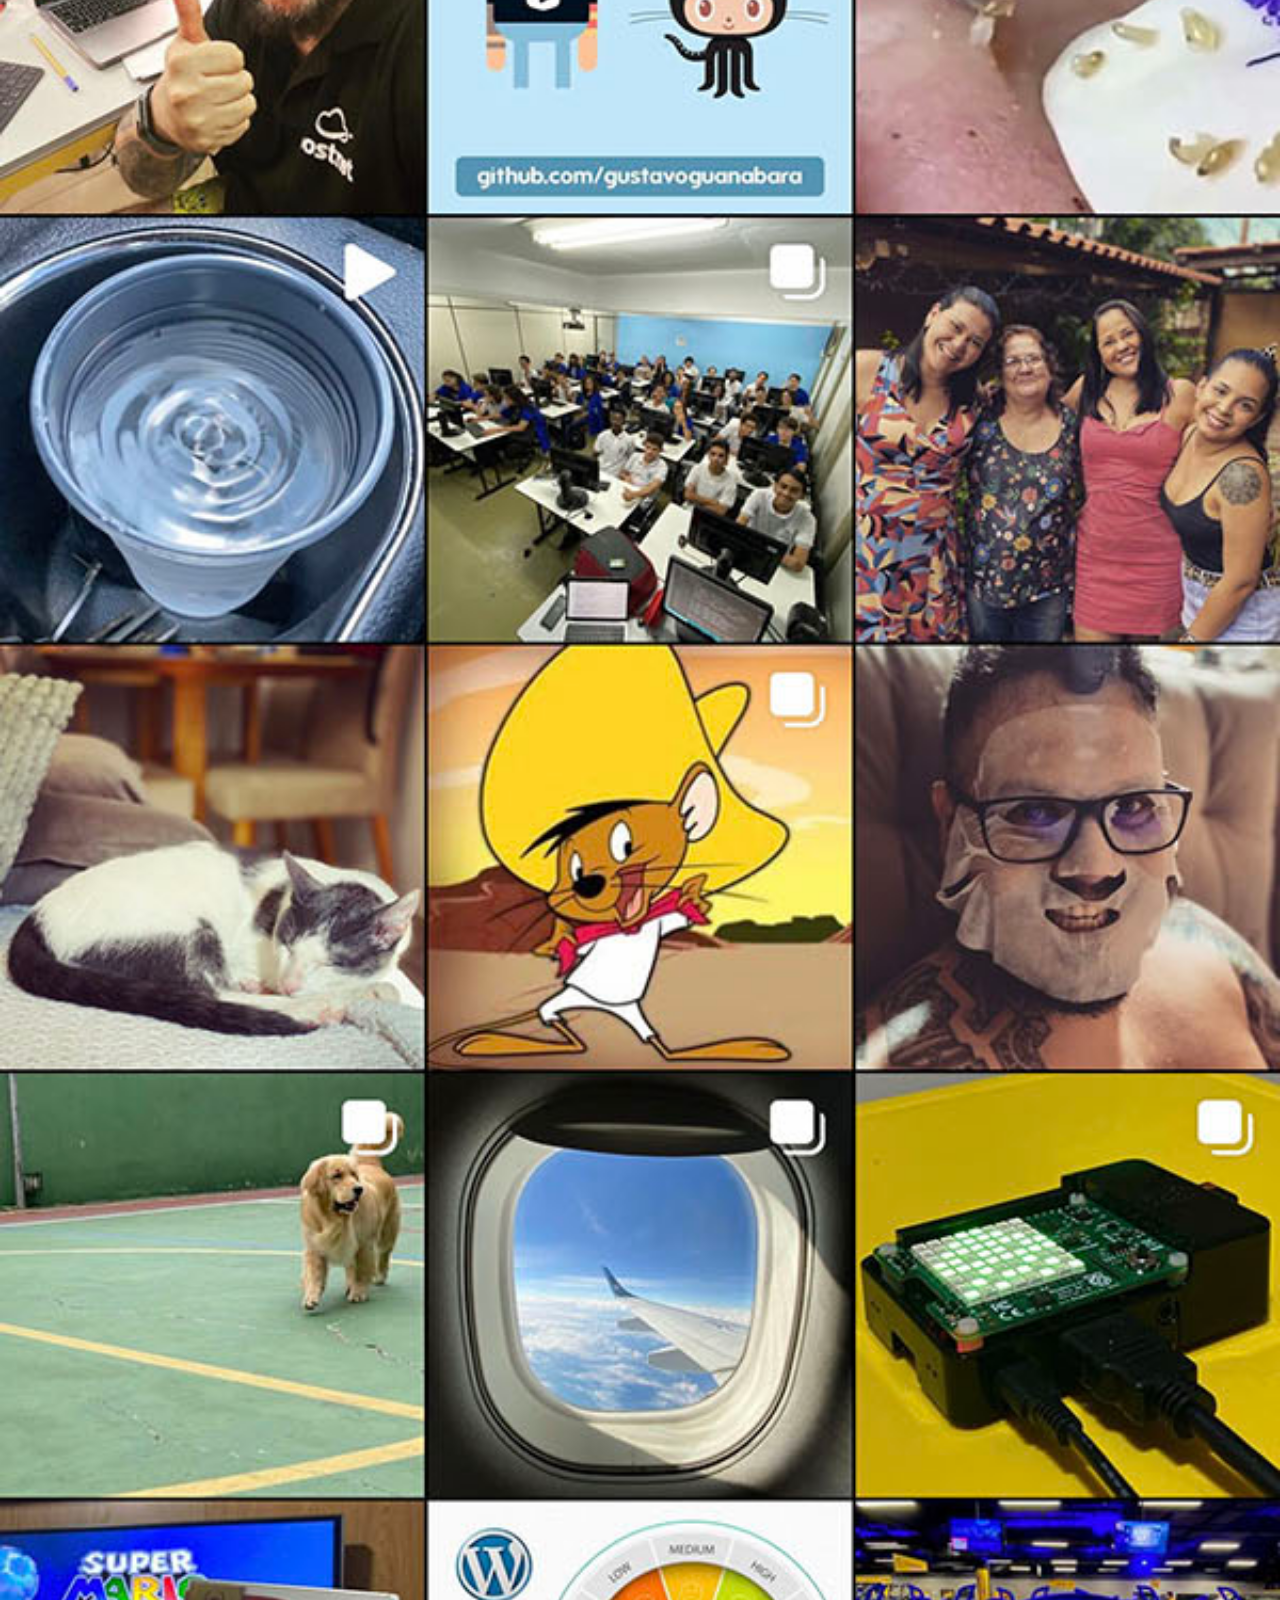
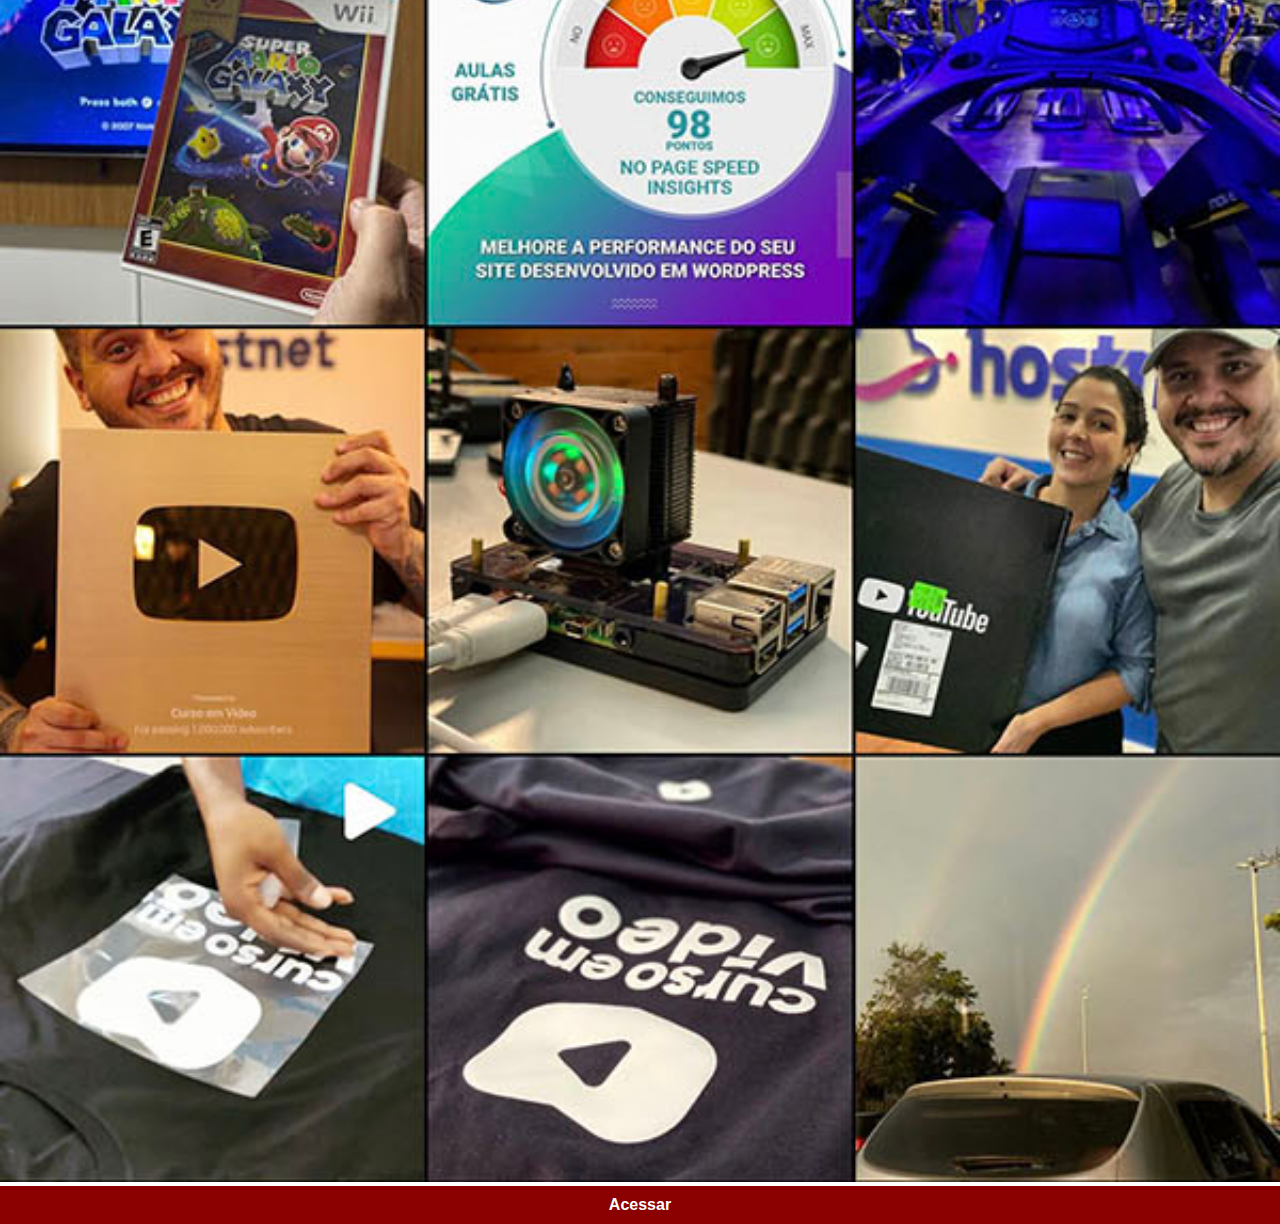
<file: instagram.html>
<!DOCTYPE html>
<html lang="pt-br">
<head>
    <meta charset="UTF-8">
    <meta name="viewport" content="width=device-width, initial-scale=1.0">
    <title>Instagram</title>
    <link rel="stylesheet" href="estilos/sociais.css">
</head>
<body>
    <img src="imagens/tela-instagram.jpg" alt="Instagram">
    <a href="#">Acessar</a>
</body>
</html>
</file>
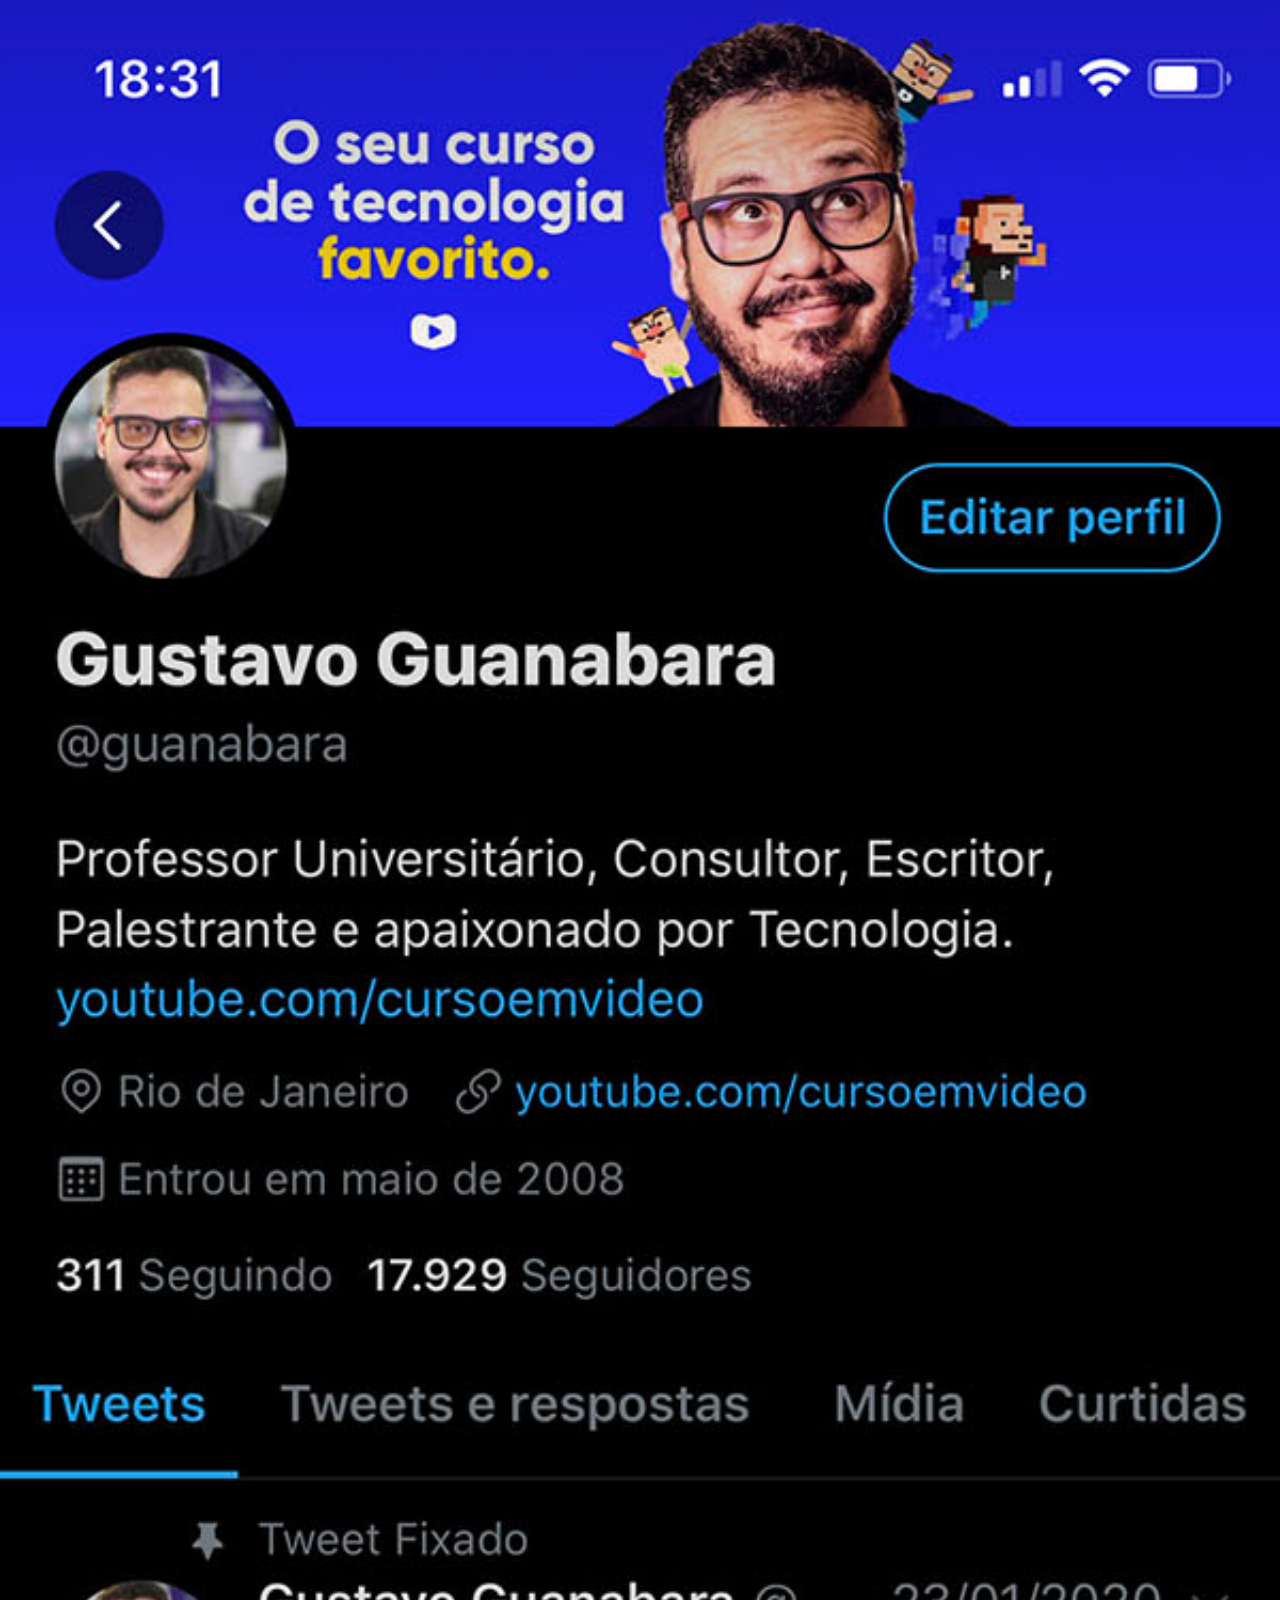
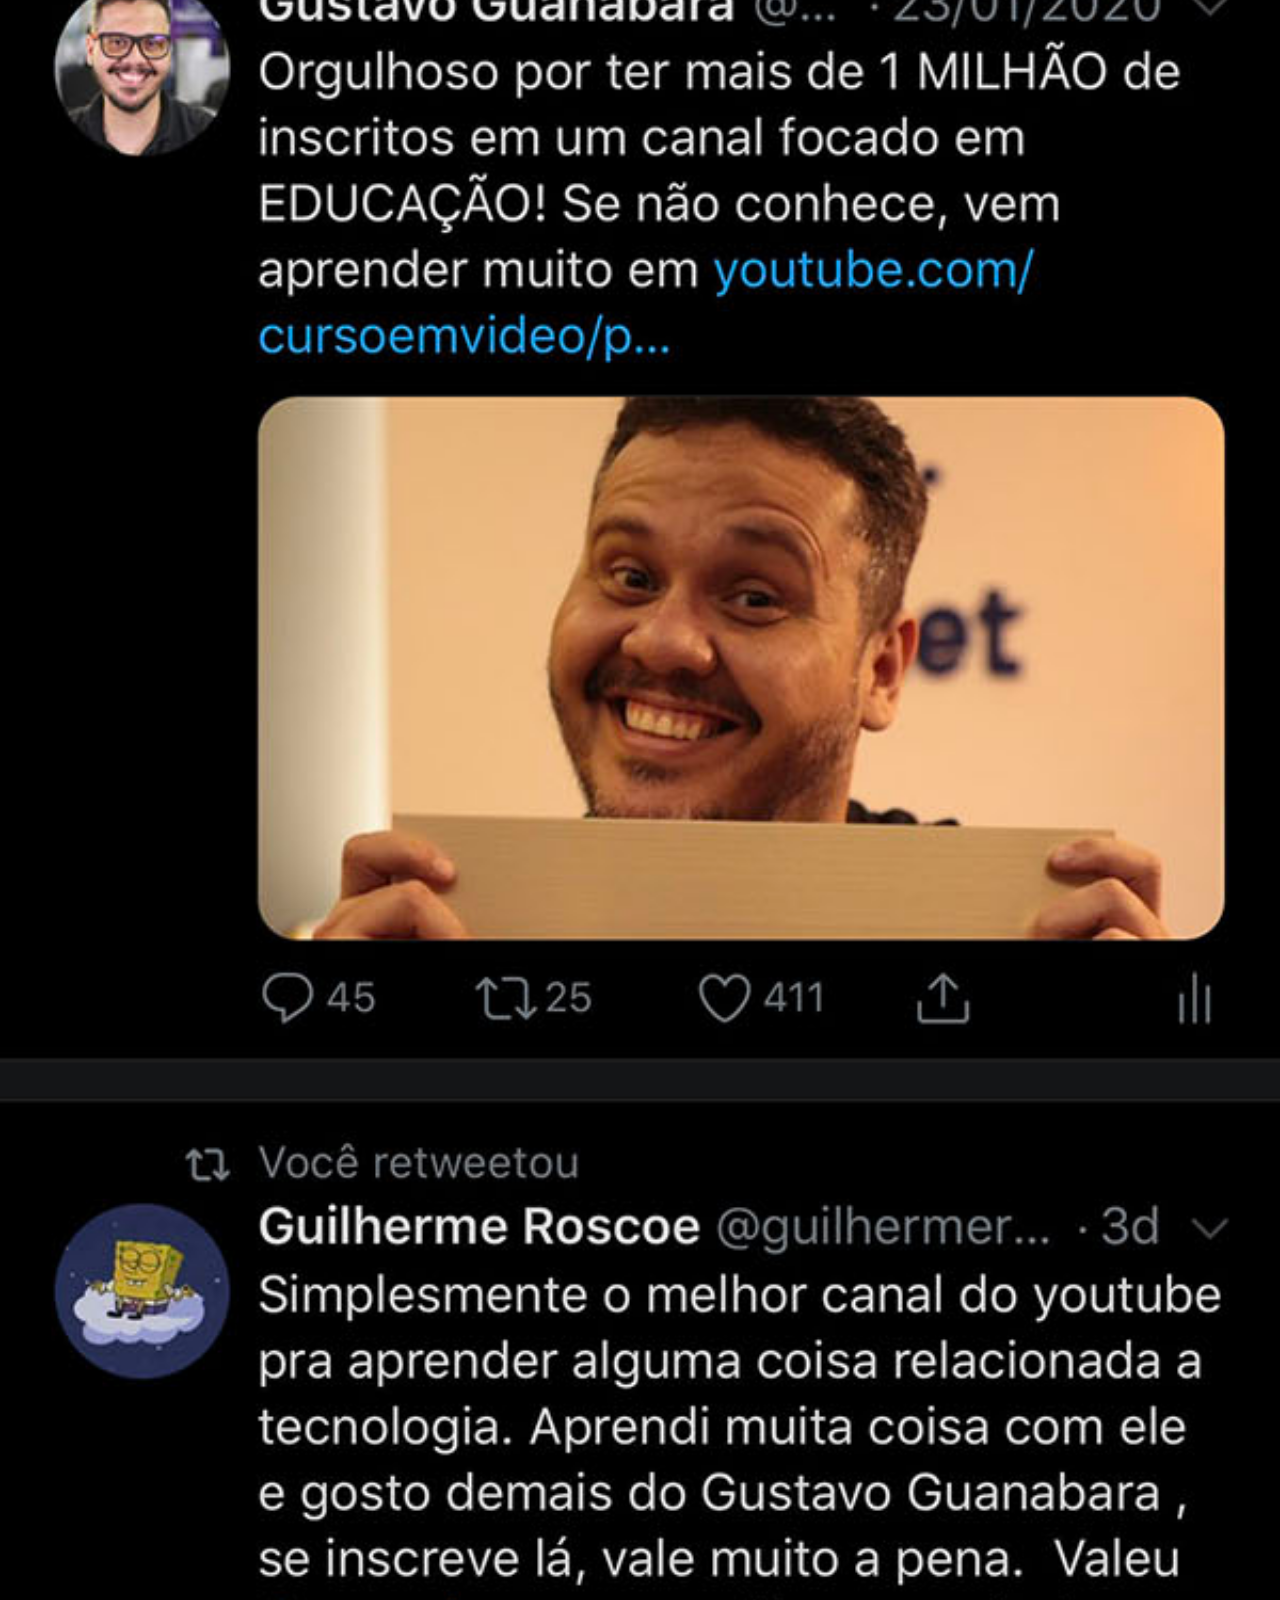
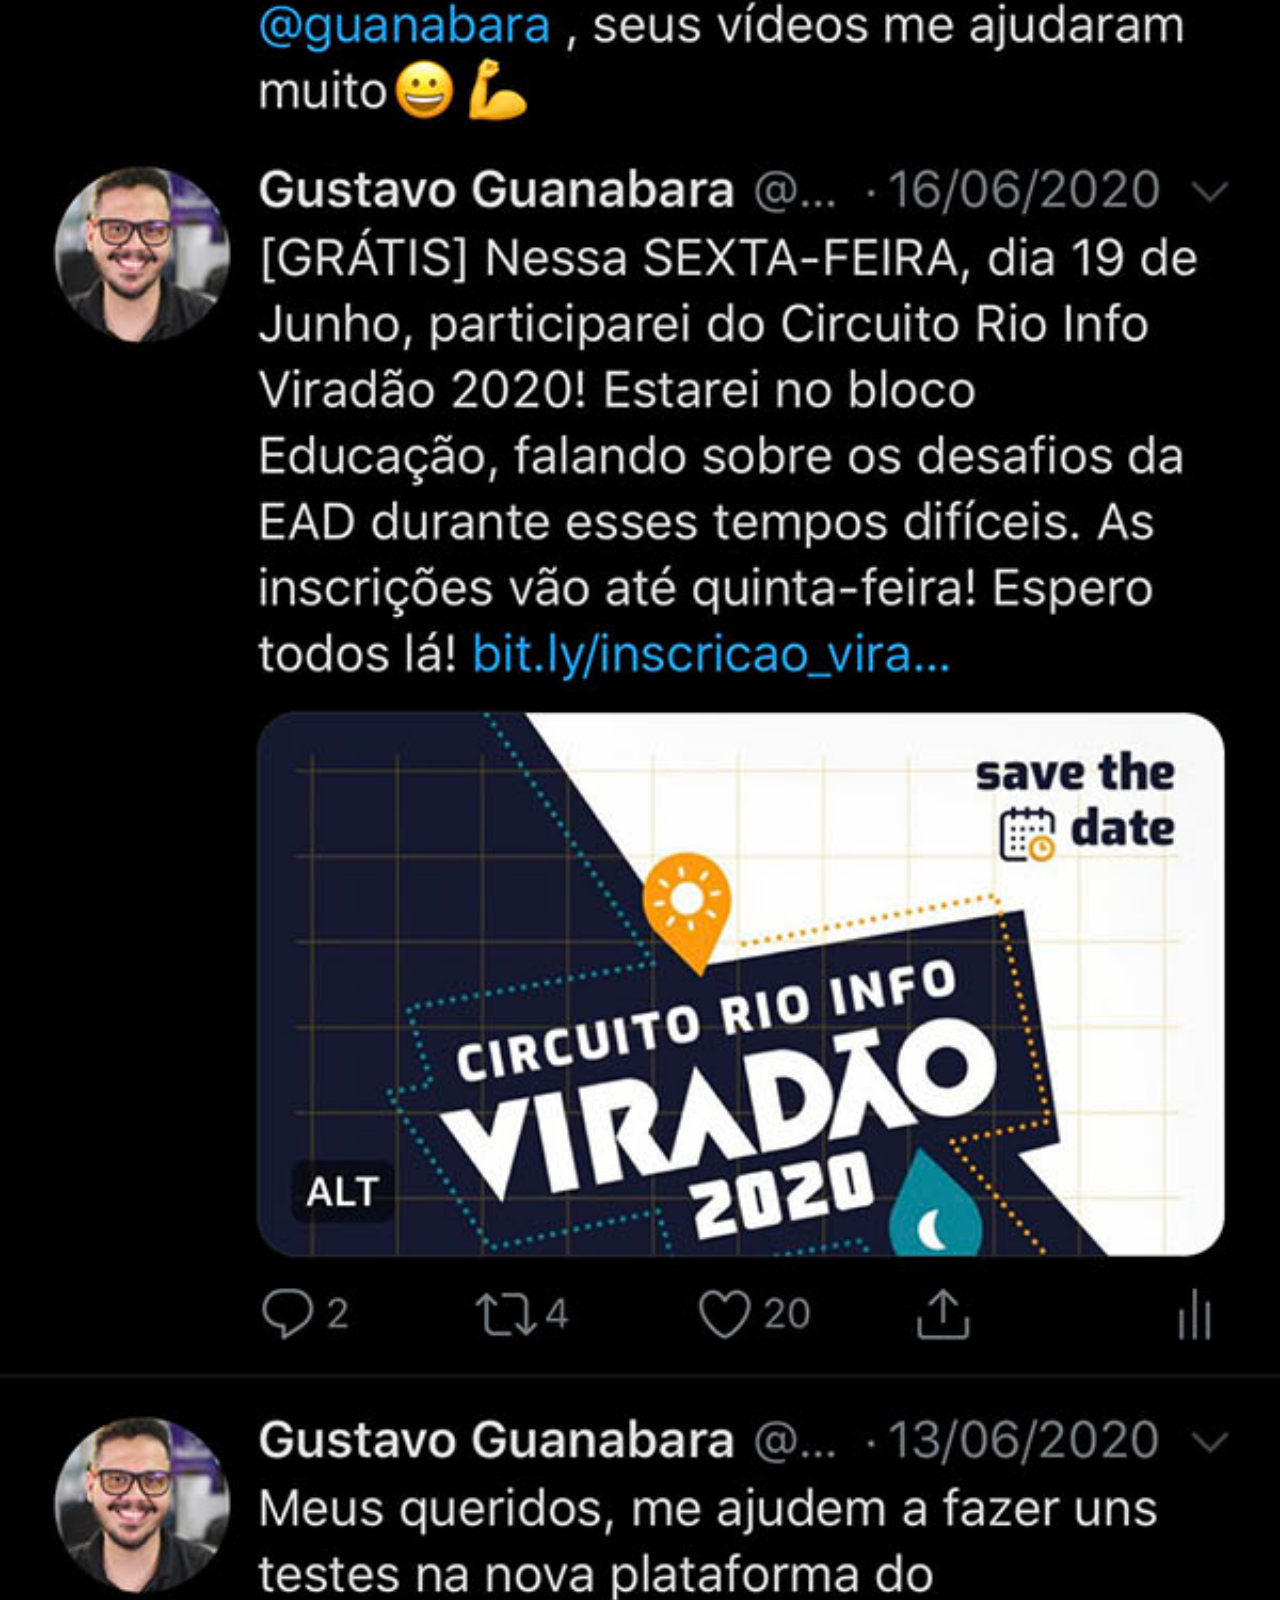
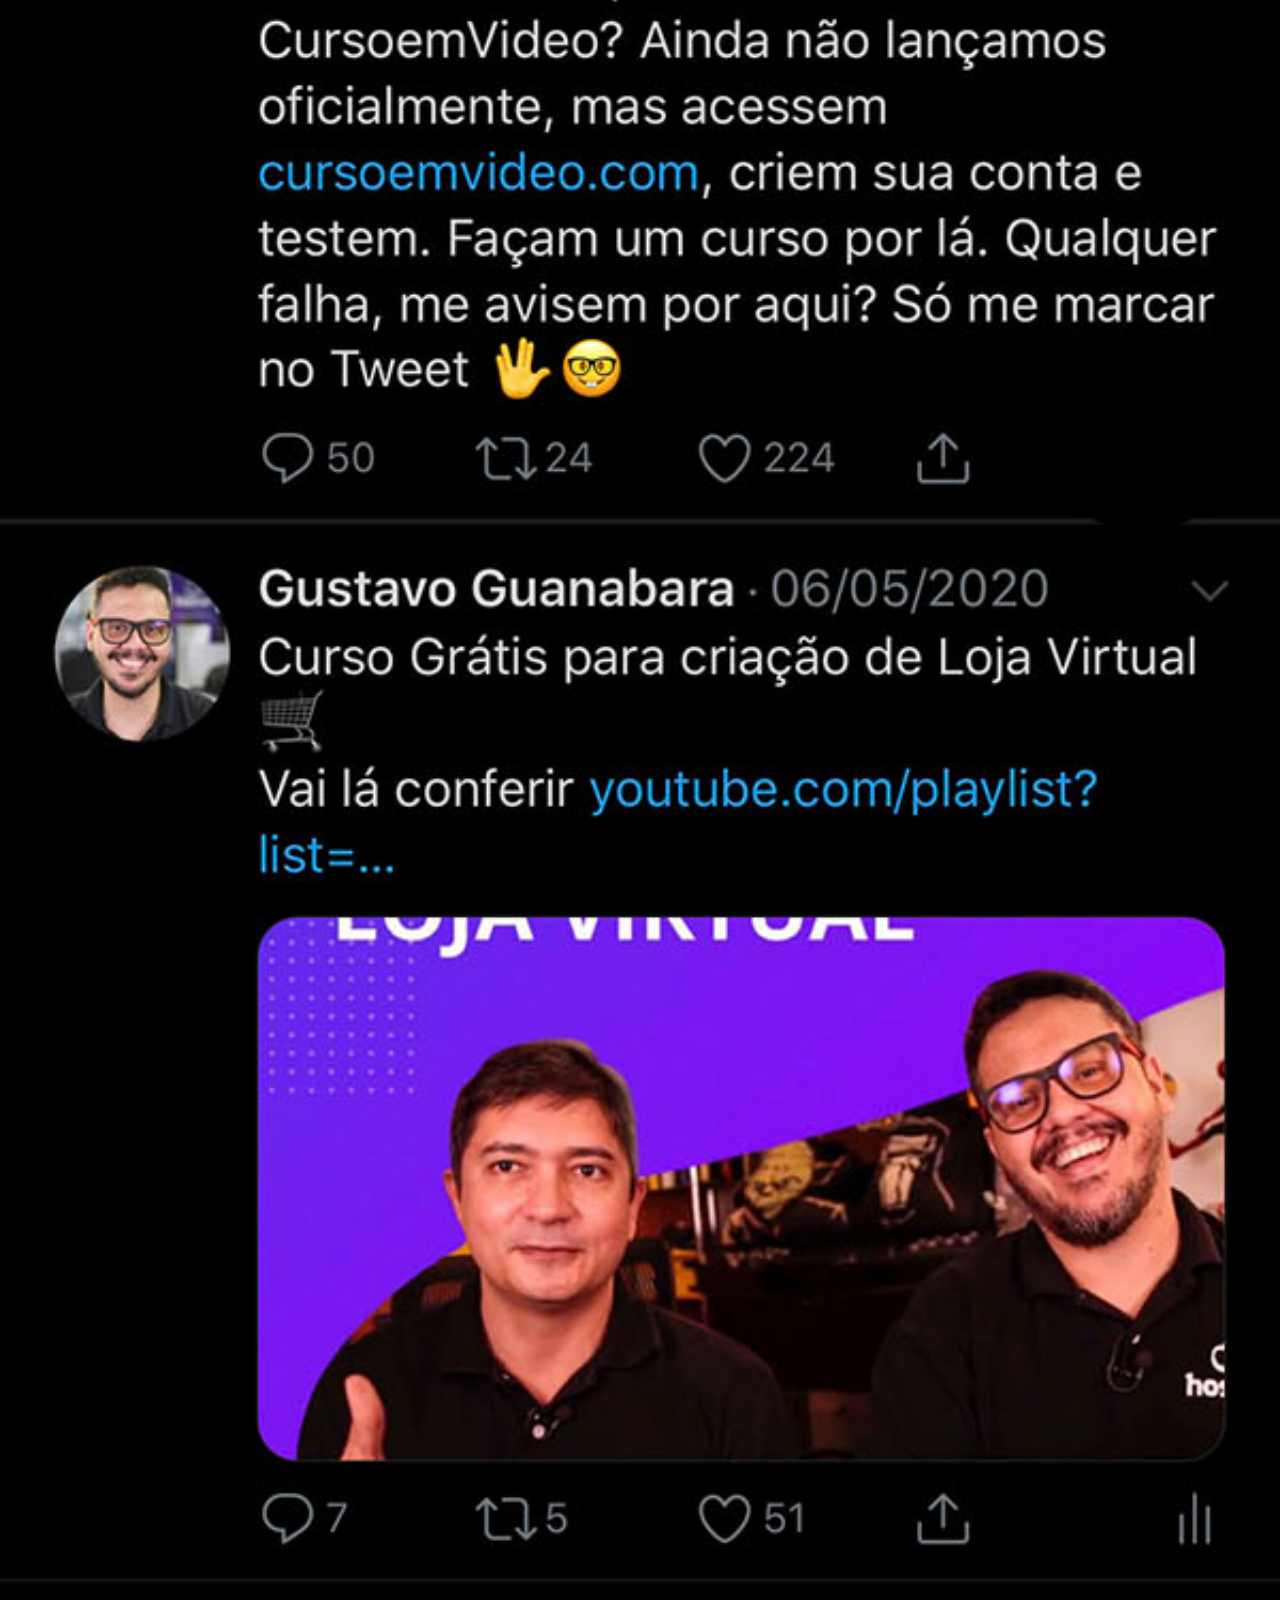
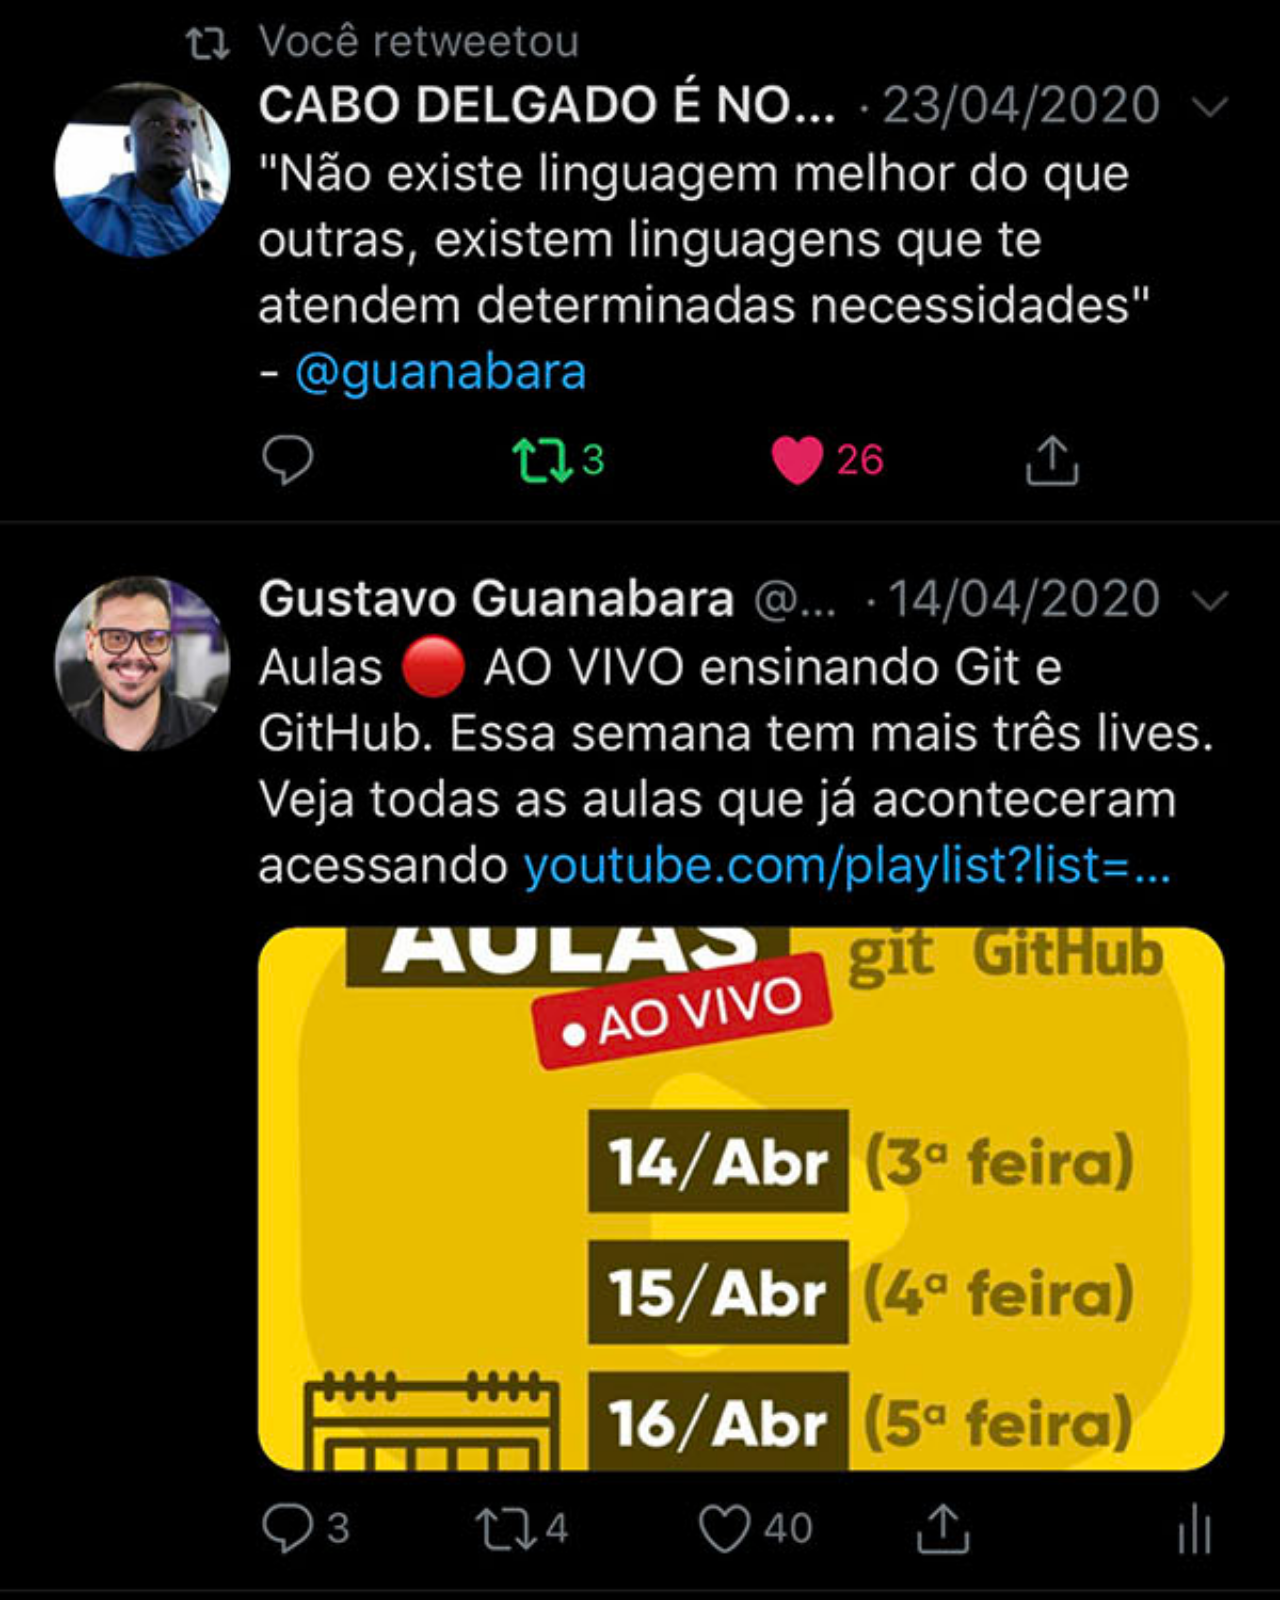
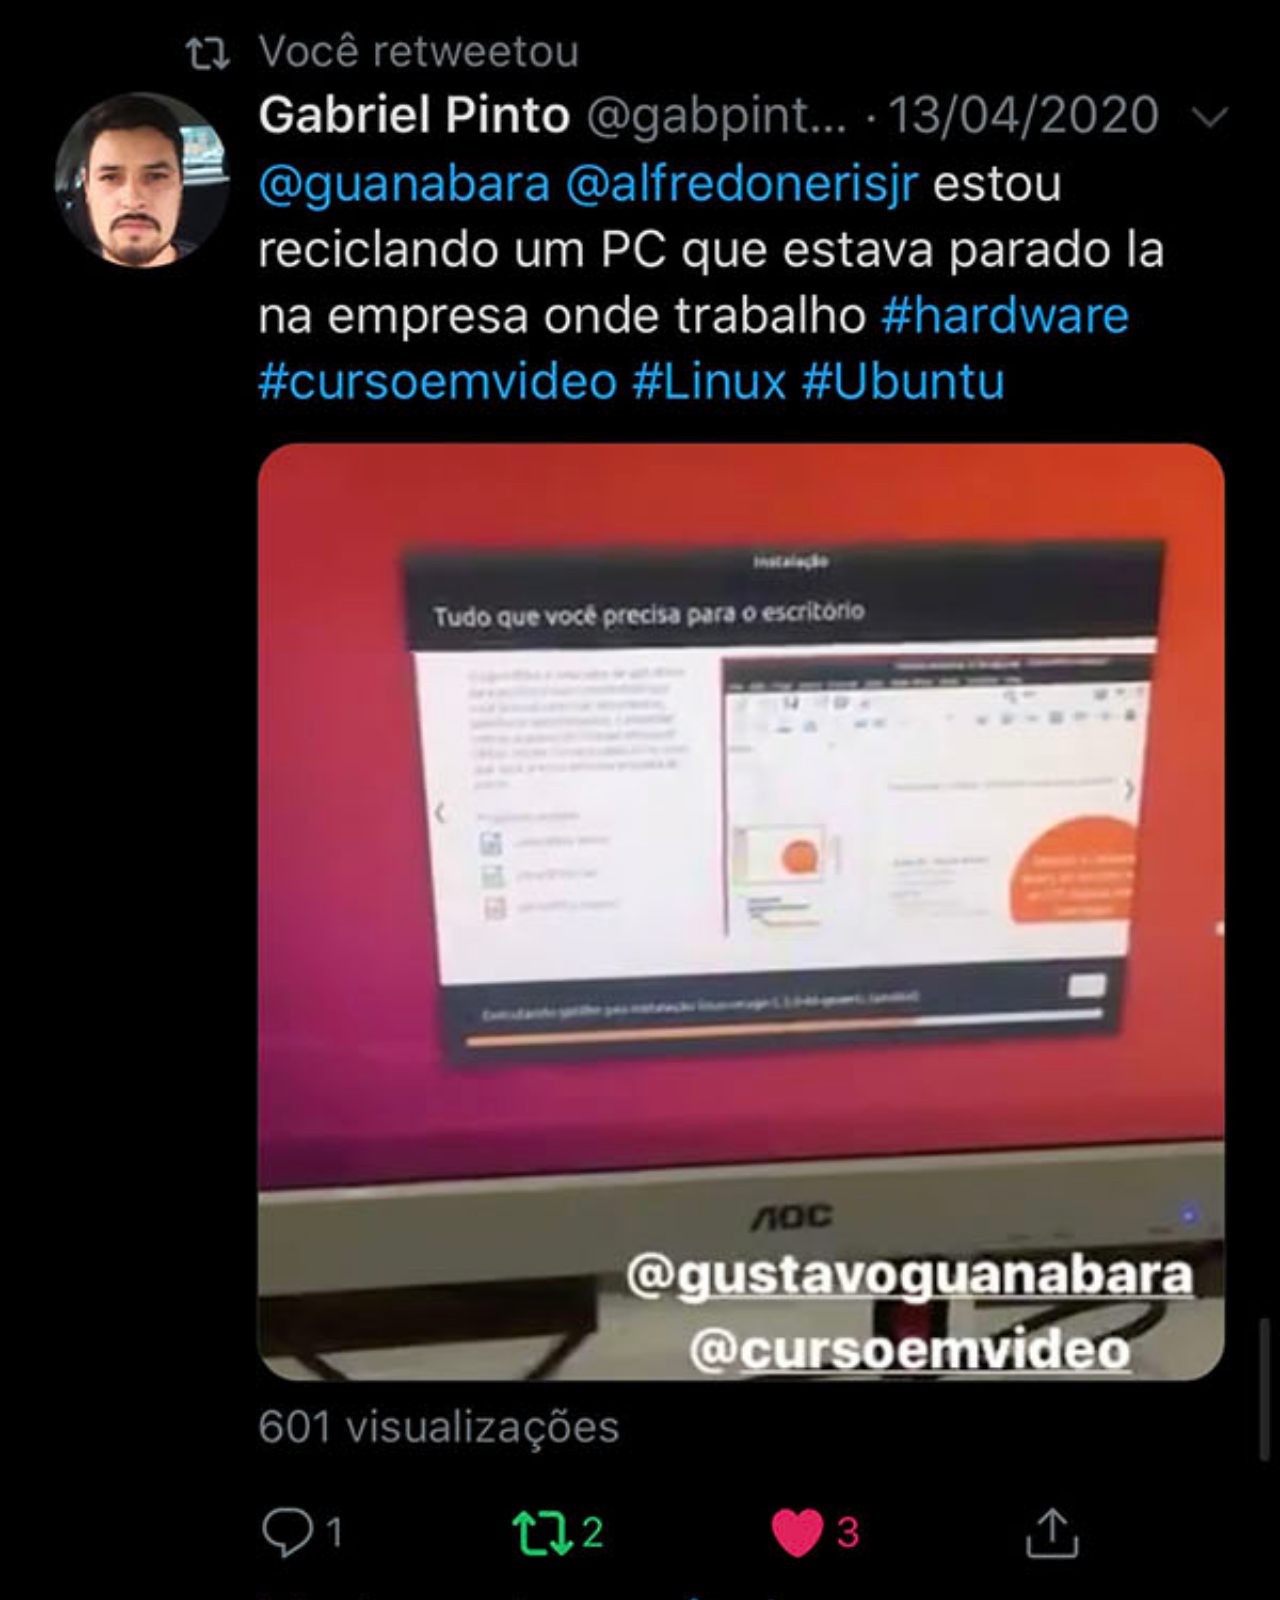
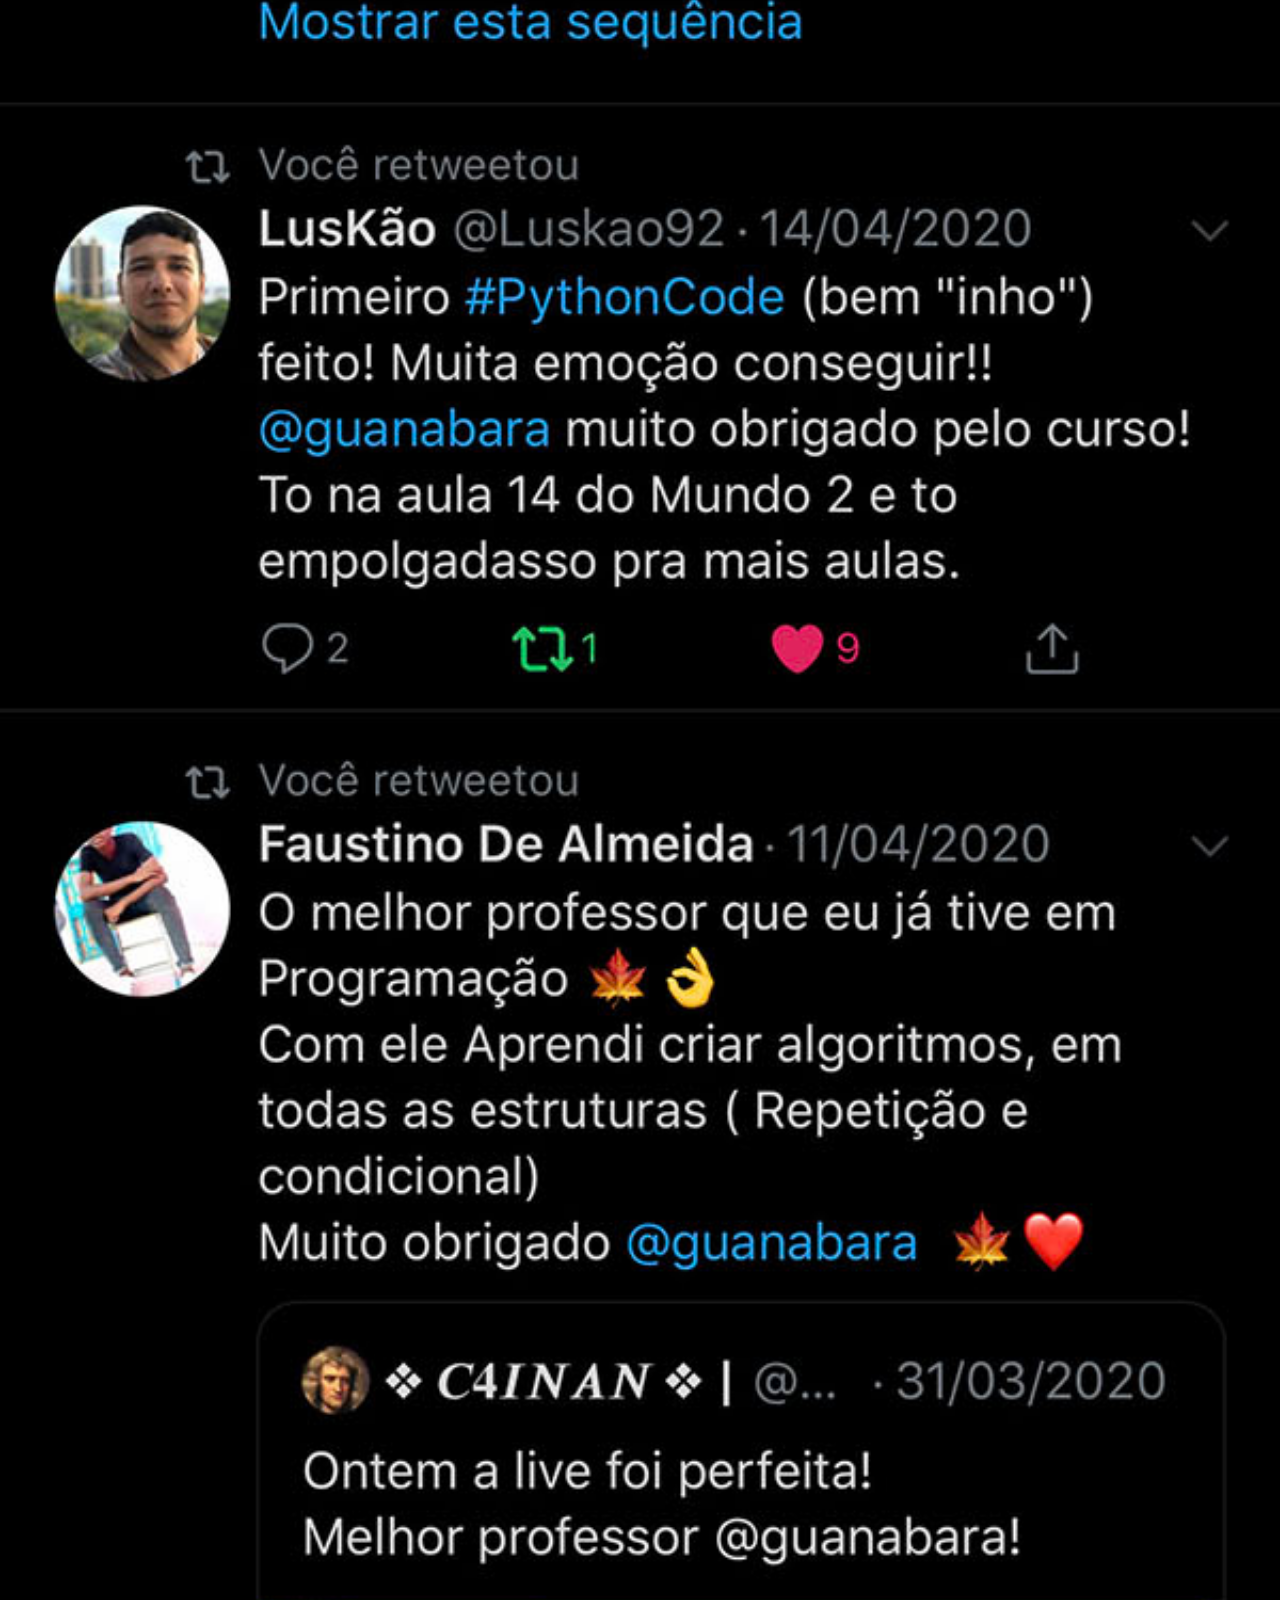
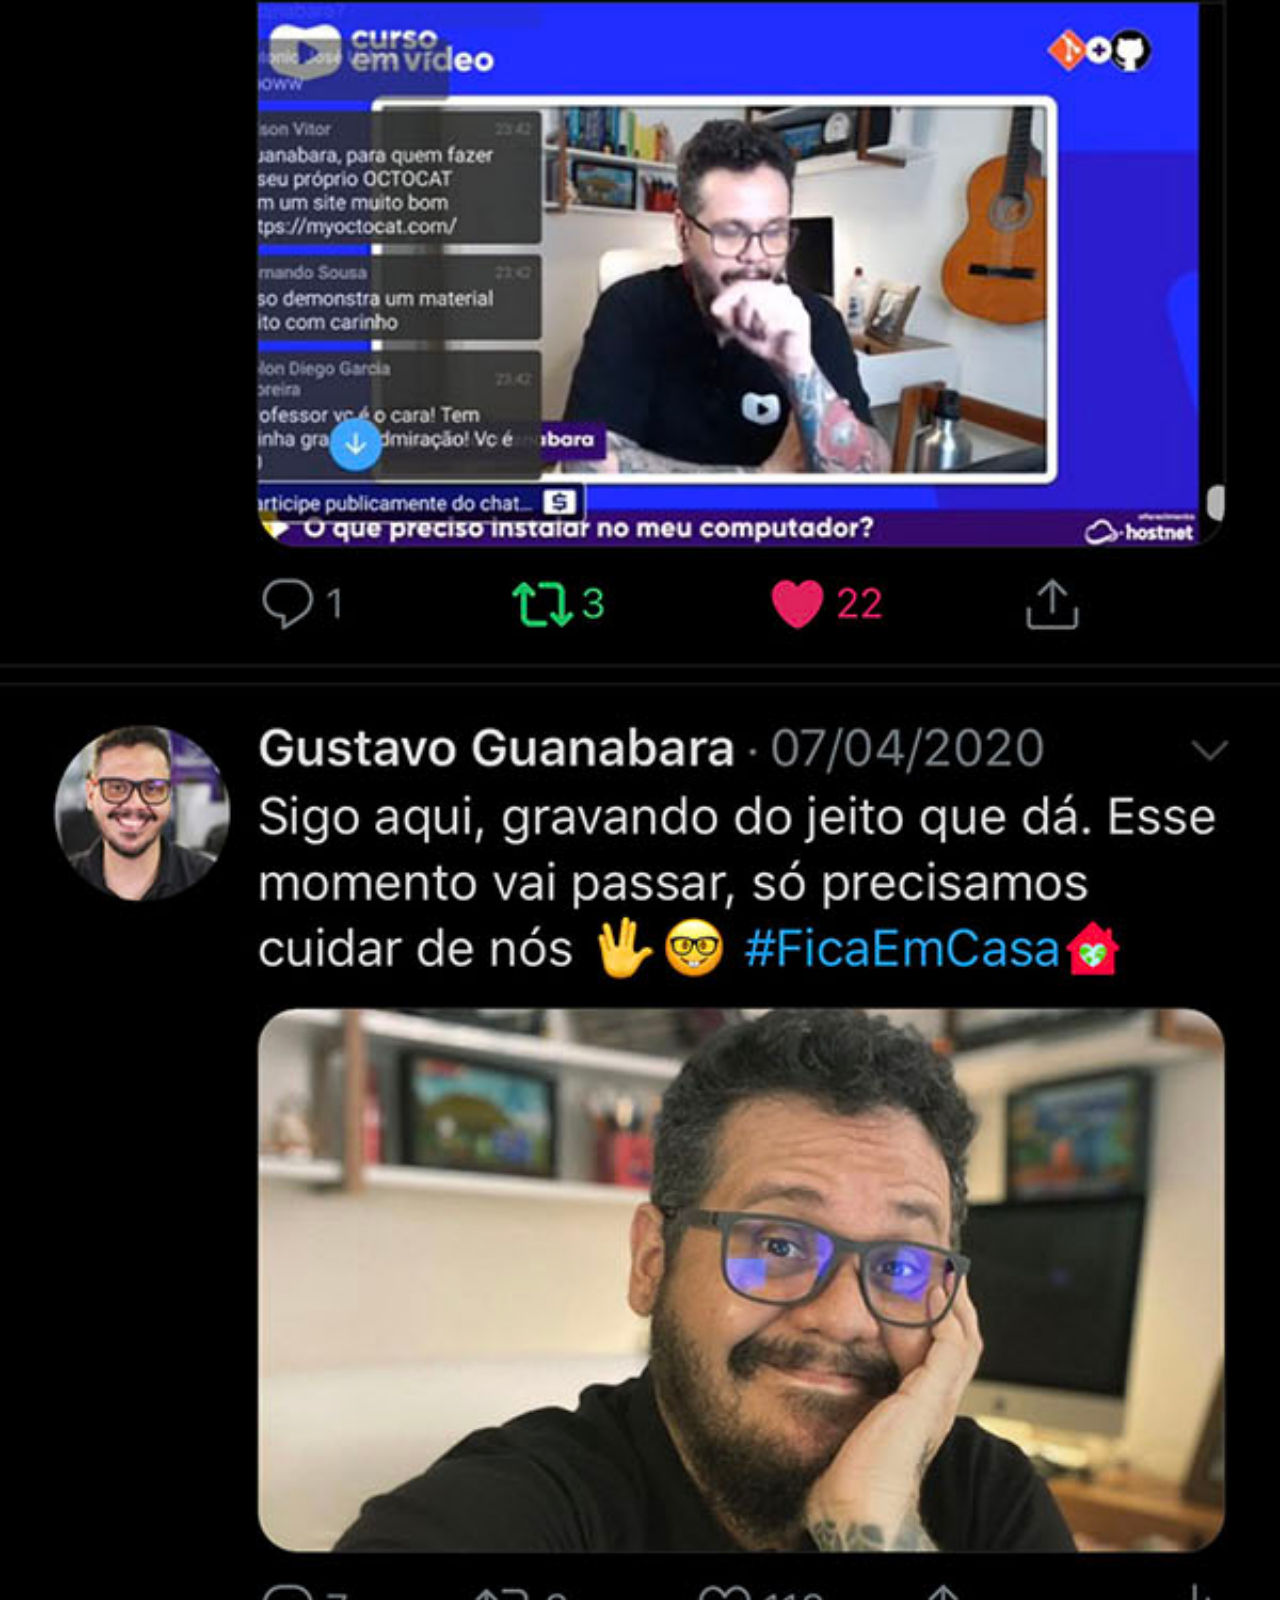
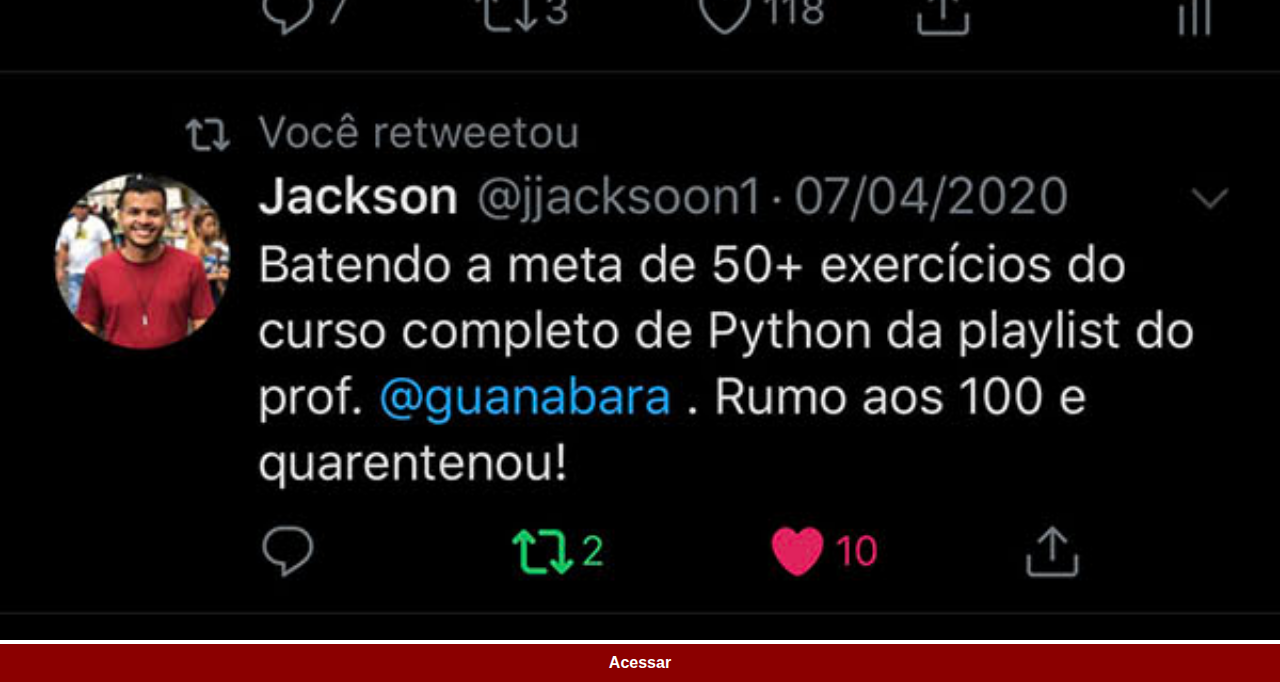
<file: twitter.html>
<!DOCTYPE html>
<html lang="pt-br">
<head>
    <meta charset="UTF-8">
    <meta name="viewport" content="width=device-width, initial-scale=1.0">
    <title>Twitter</title>
    <link rel="stylesheet" href="estilos/sociais.css">
</head>
<body>
    <img src="imagens/tela-twitter.jpg" alt="Twitter">
    <a href="#">Acessar</a>
</body>
</html>
</file>
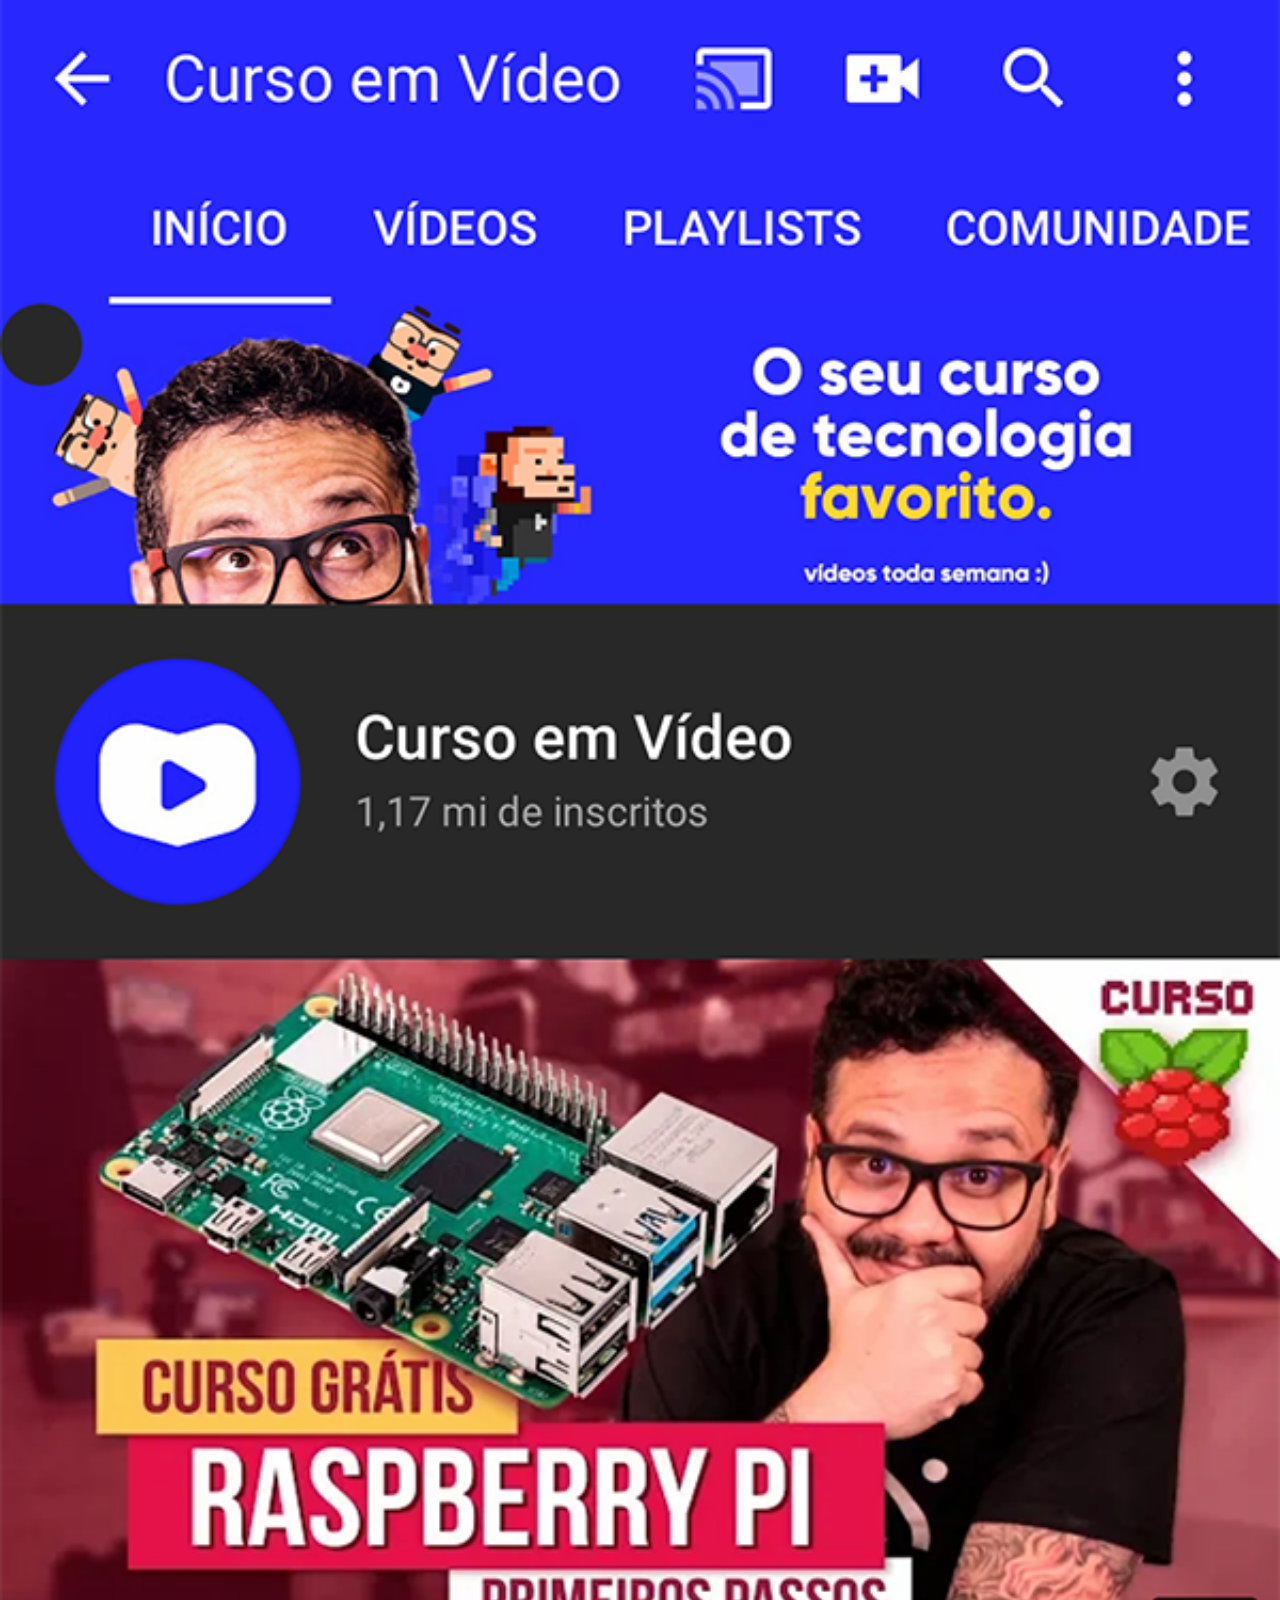
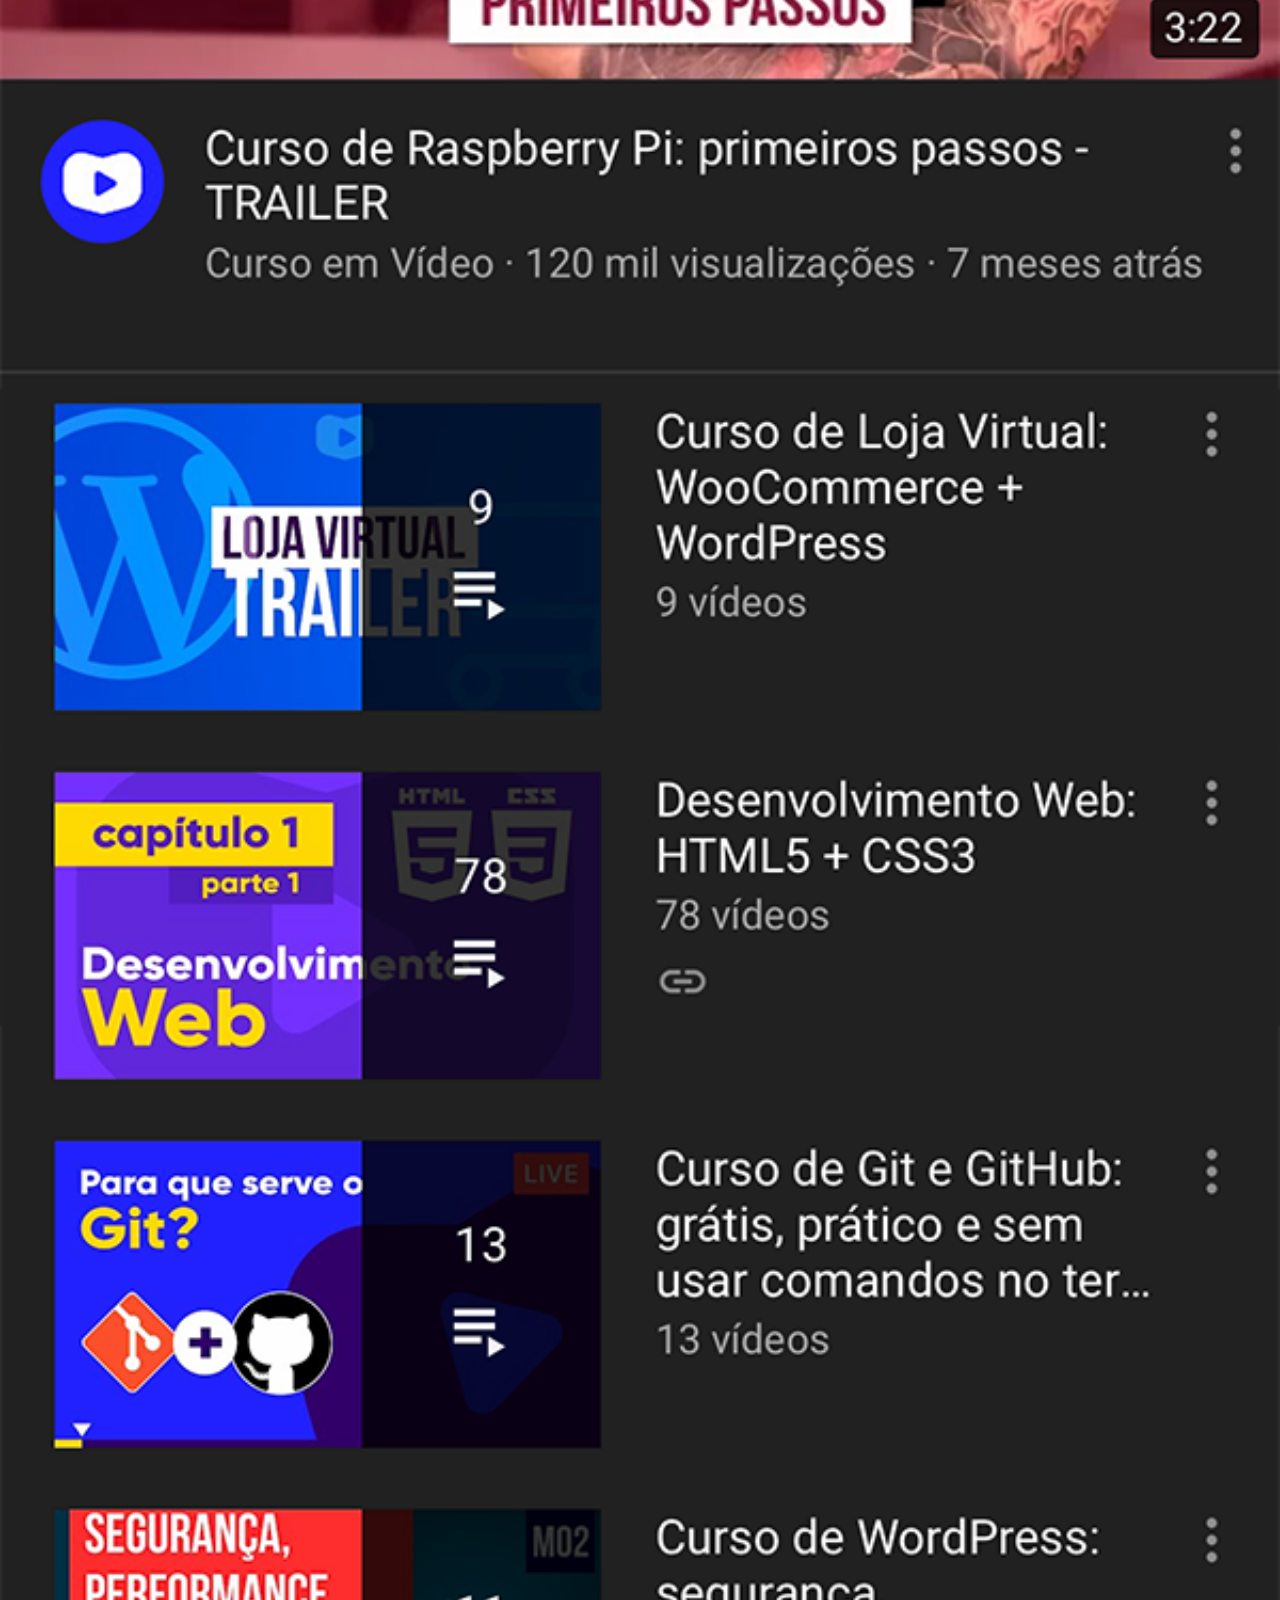
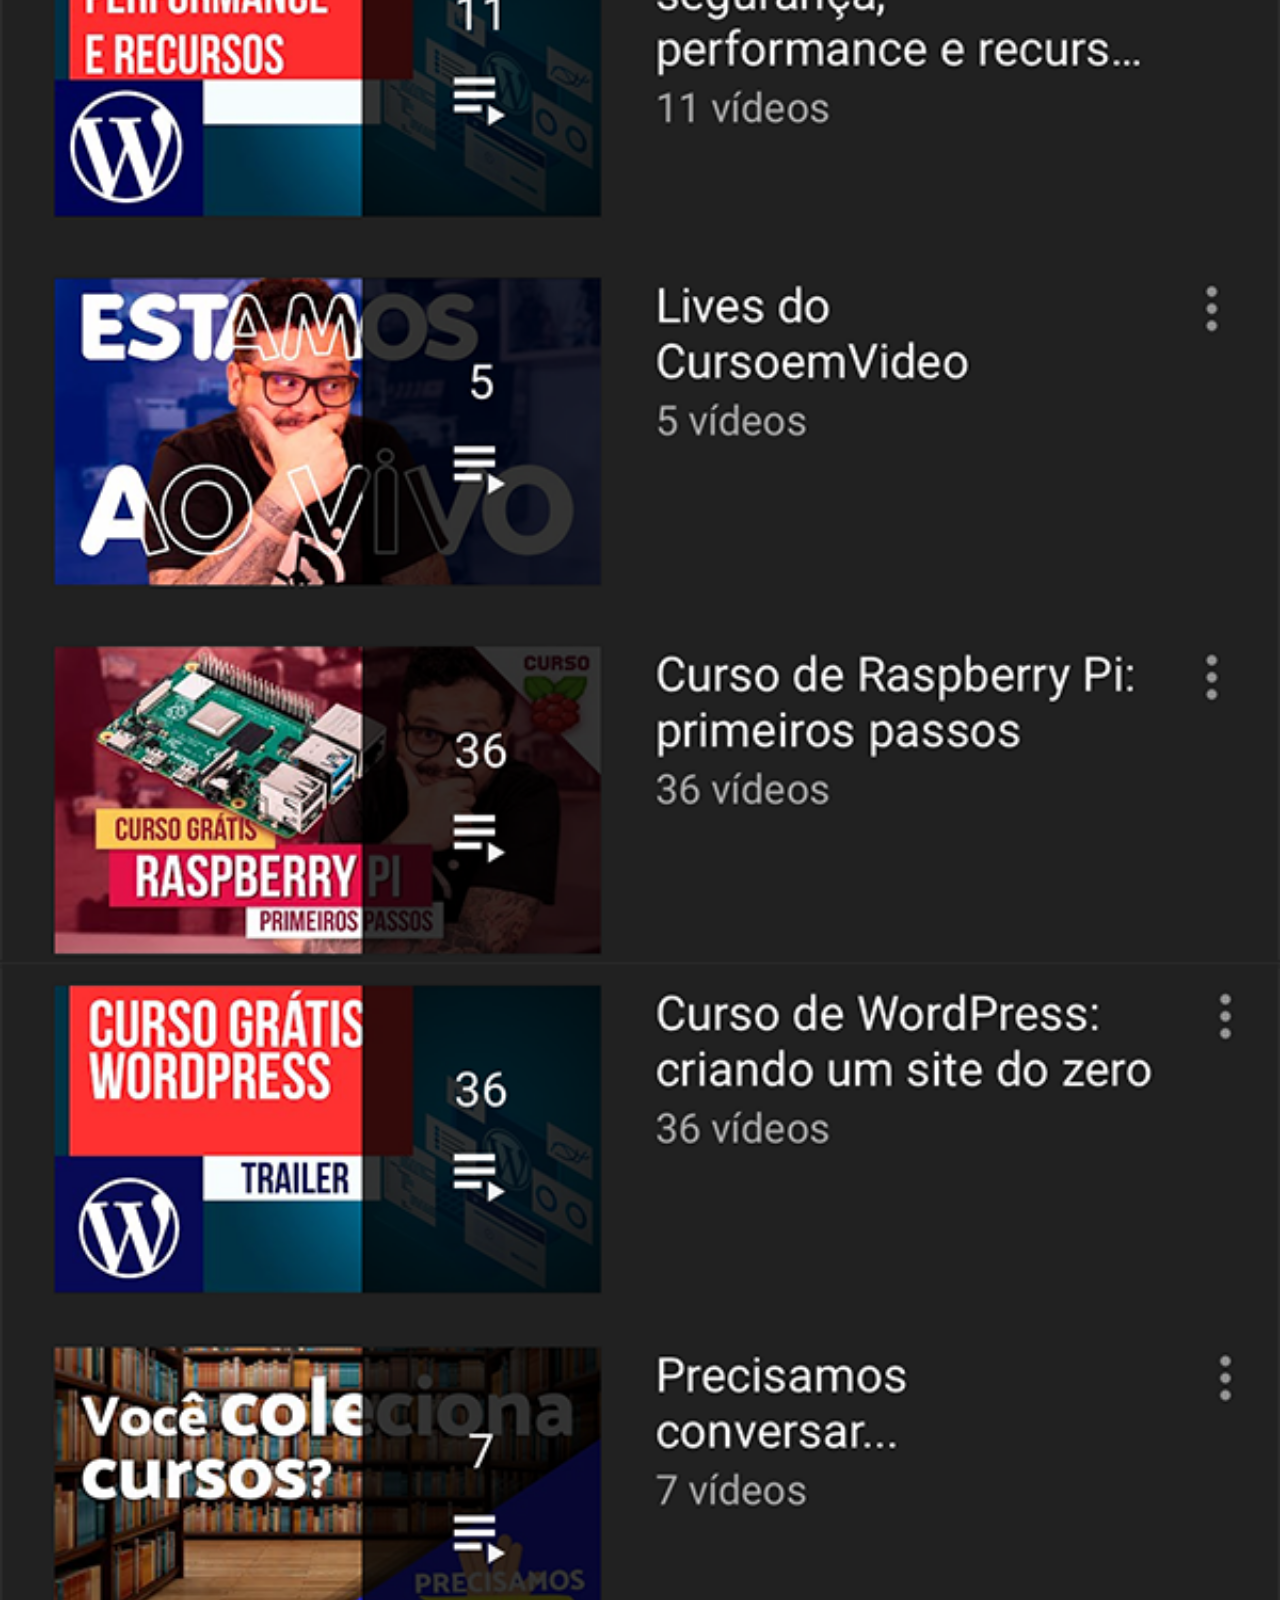
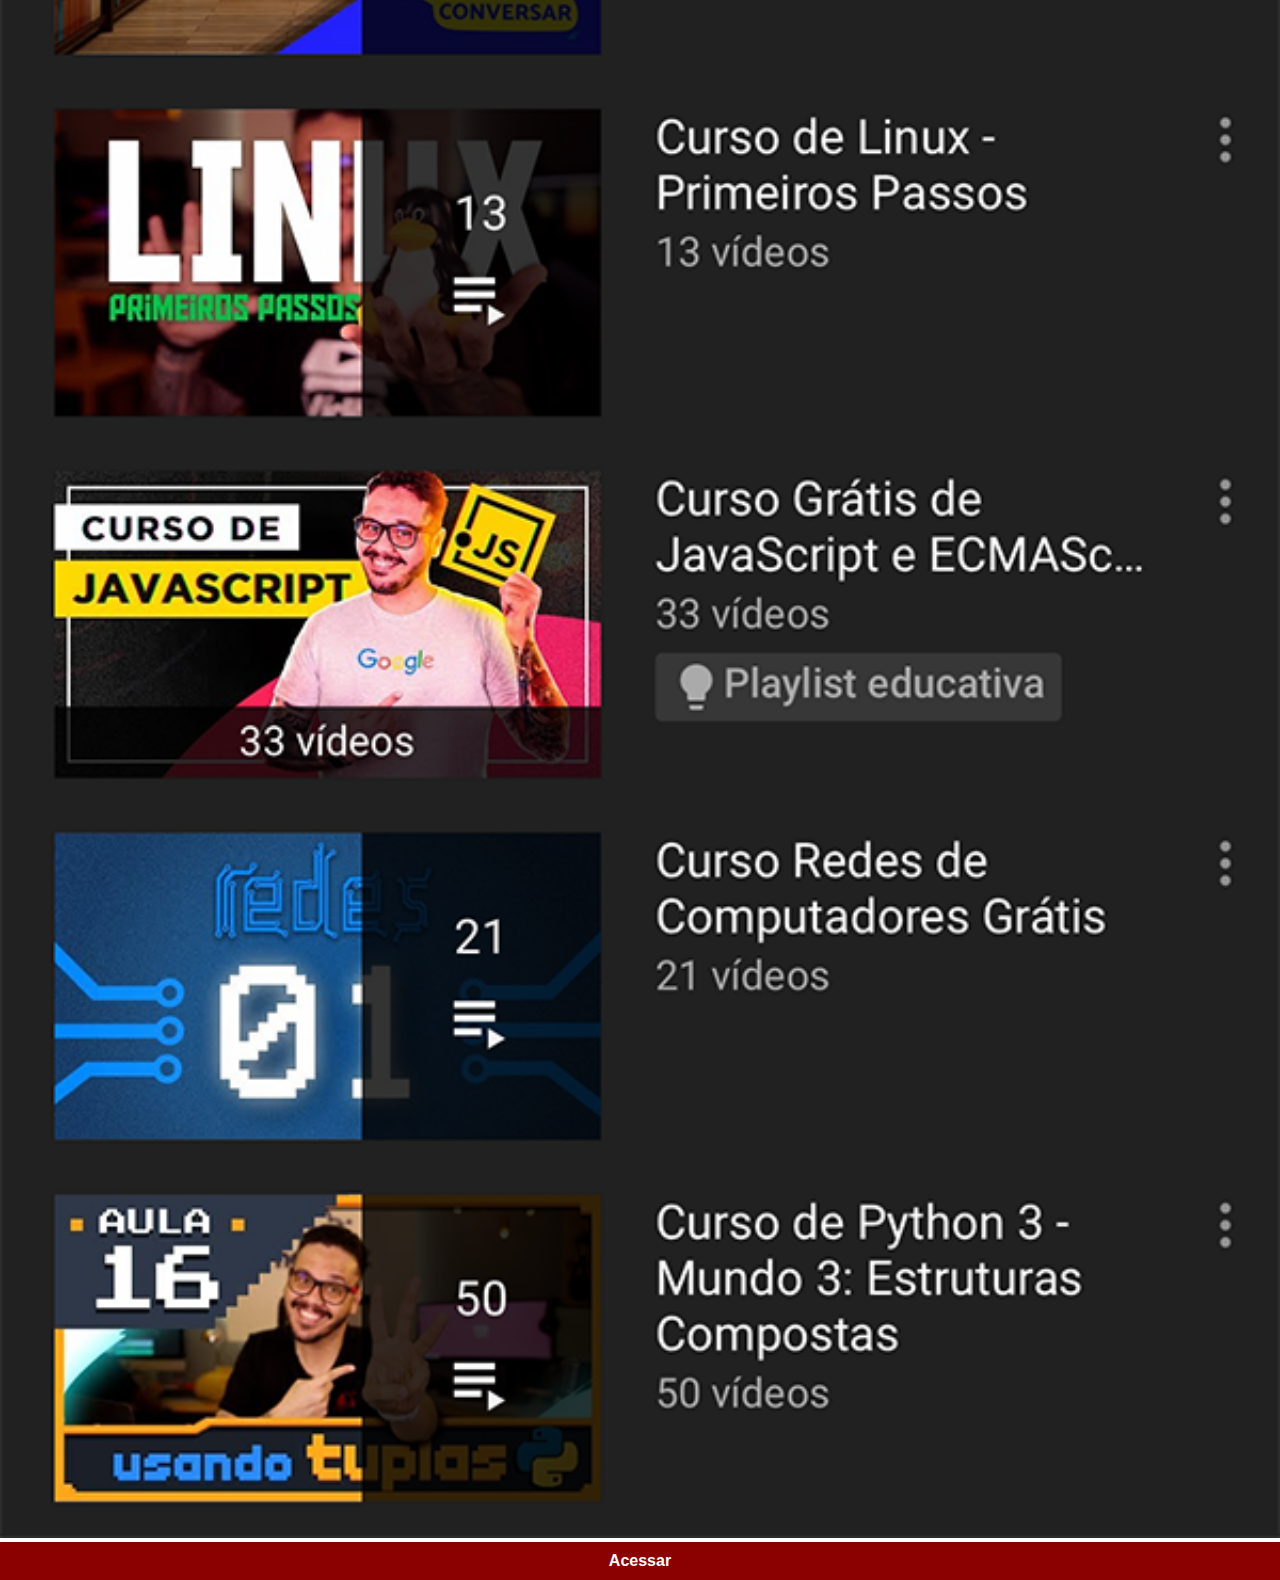
<file: youtube.html>
<!DOCTYPE html>
<html lang="pt-br">
<head>
    <meta charset="UTF-8">
    <meta name="viewport" content="width=device-width, initial-scale=1.0">
    <title>YouTube</title>
    <link rel="stylesheet" href="./estilos/sociais.css">
</head>
<body>
    <img src="imagens/tela-youtube.png" alt="YouTube">
    <a href="https://www.youtube.com/@cursoemvideo/playlists" target="_blank">Acessar</a>
</body>
</html>
</file>
<file: estilos/style.css>
@charset "utf-8";

*{
    margin: 0;
    padding: 0;
    font-family: Arial, Helvetica, sans-serif;
}

html, body{
    height: 100vh;
    width: 100vw;
    background-color: black;
}

body{
    background: url('../imagens/fundo-madeira.jpg') no-repeat top center;
    background-size: cover;
    background-attachment: fixed;
}

main{
    position: relative;
    height: 100vh;
}

#telefone{
    position: absolute;
    top: 50%;
    left: 50%;
    transform: translate(-50%, -50%);
    height: 627px;
    width: 311px;
    background-color: blue;
    background: url('../imagens/frame-iphone.png') no-repeat;
}

#tela{
    position: relative;
    top: 80px;
    left: 22px;
    width: 269px;
    height: 471px;
}

#redes-sociais{
    text-align: right;
}

#redes-sociais img{
    width: 50px;
    margin: 10px;
    border-radius: 50%;
    box-shadow: 2px 2px 5px rgba(0, 0, 0, 0.400);
    box-sizing: border-box;
}

#redes-sociais img:hover{
    border: 2px solid rgba(255, 255, 255, 0.637);
    transform: translate(-3px, -3px);
    box-shadow: 5px 5px 10px rgba(255, 255, 255, 0.623);
    transition: transform 1s;
}
</file>
<file: estilos/sociais.css>
@charset "utf-8";

*{
            margin: 0;
            padding: 0;
            font-family: Arial, Helvetica, sans-serif;
        }

        ::--webkit-scrollbar{
            width: 0;
            height: 0;
        }

        img{
            width: 100vw;
         }
         
        a{
            
            display: block;
            background-color: darkred;
            color: white;
            padding: 10px;
            text-align: center;
            font-weight: bolder;
            text-decoration: none;
       
        }

        a:hover{
            background-color: red;
        }
</file>
